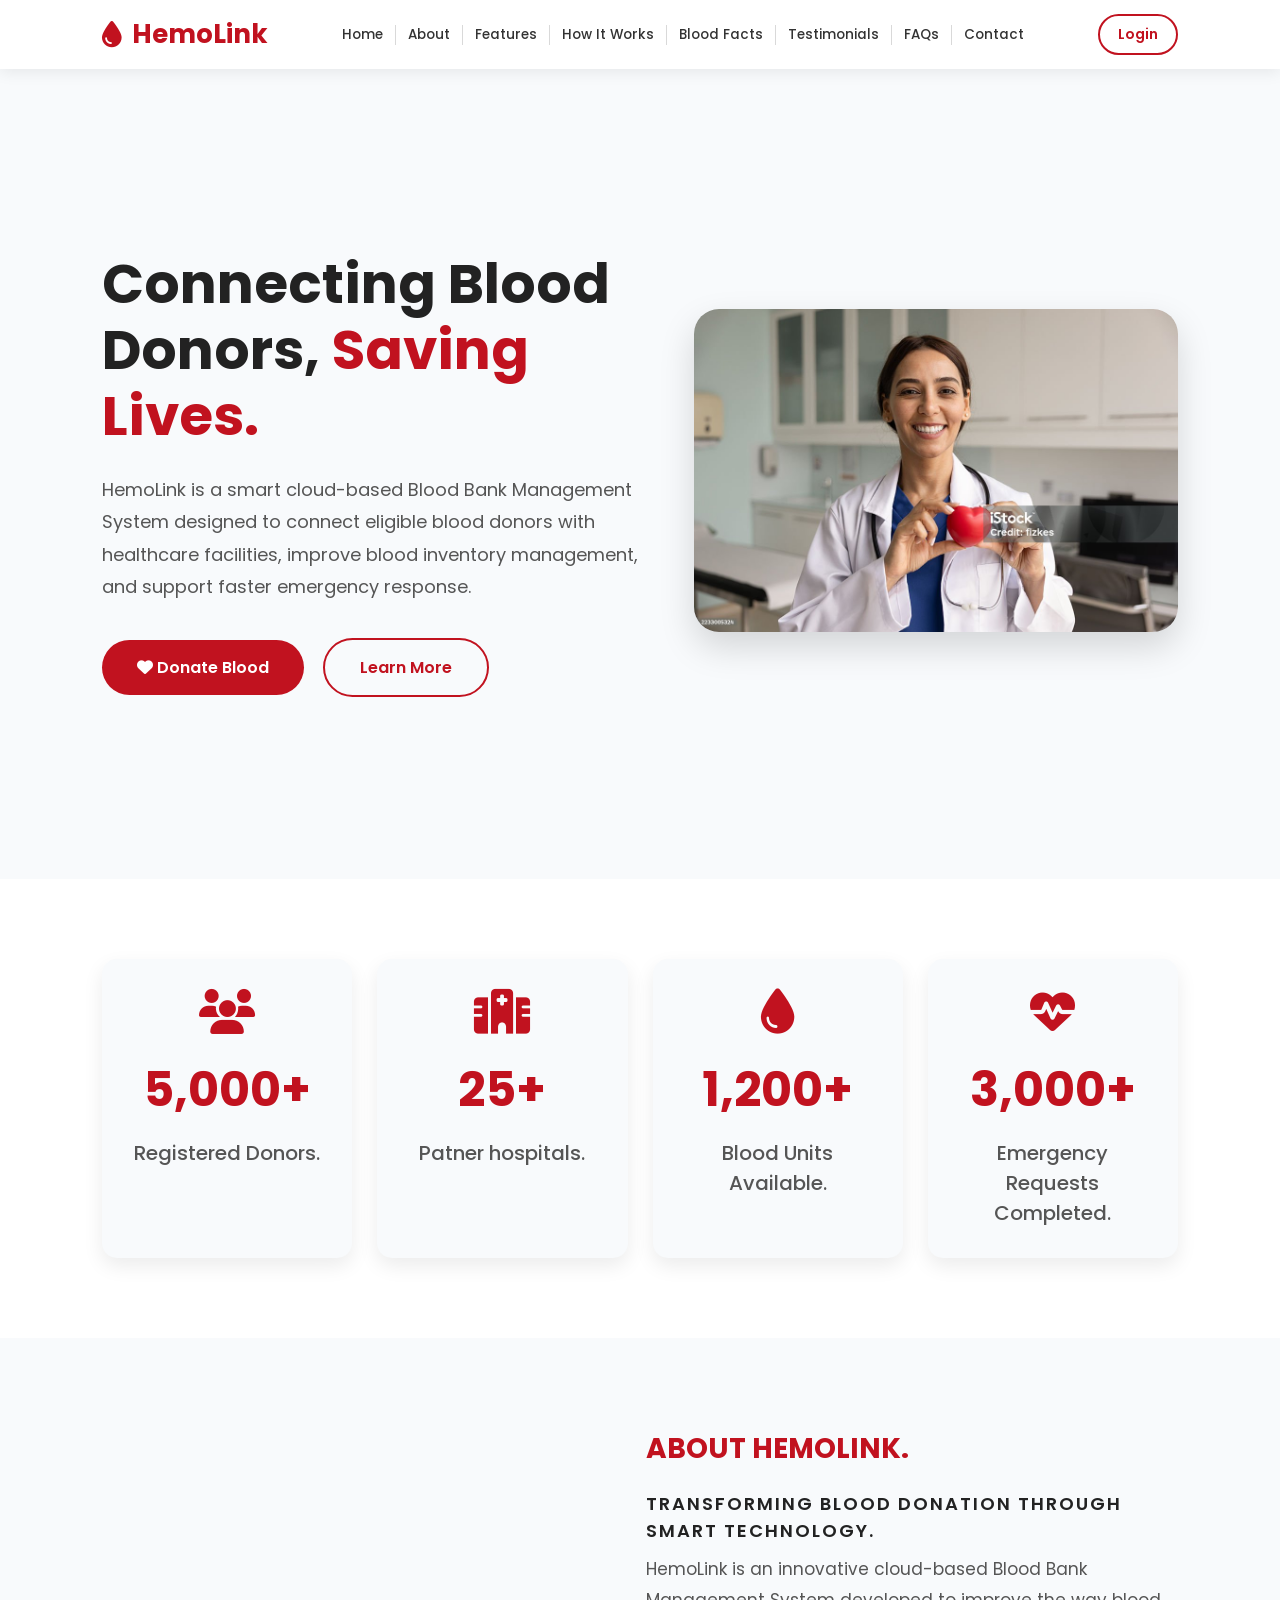
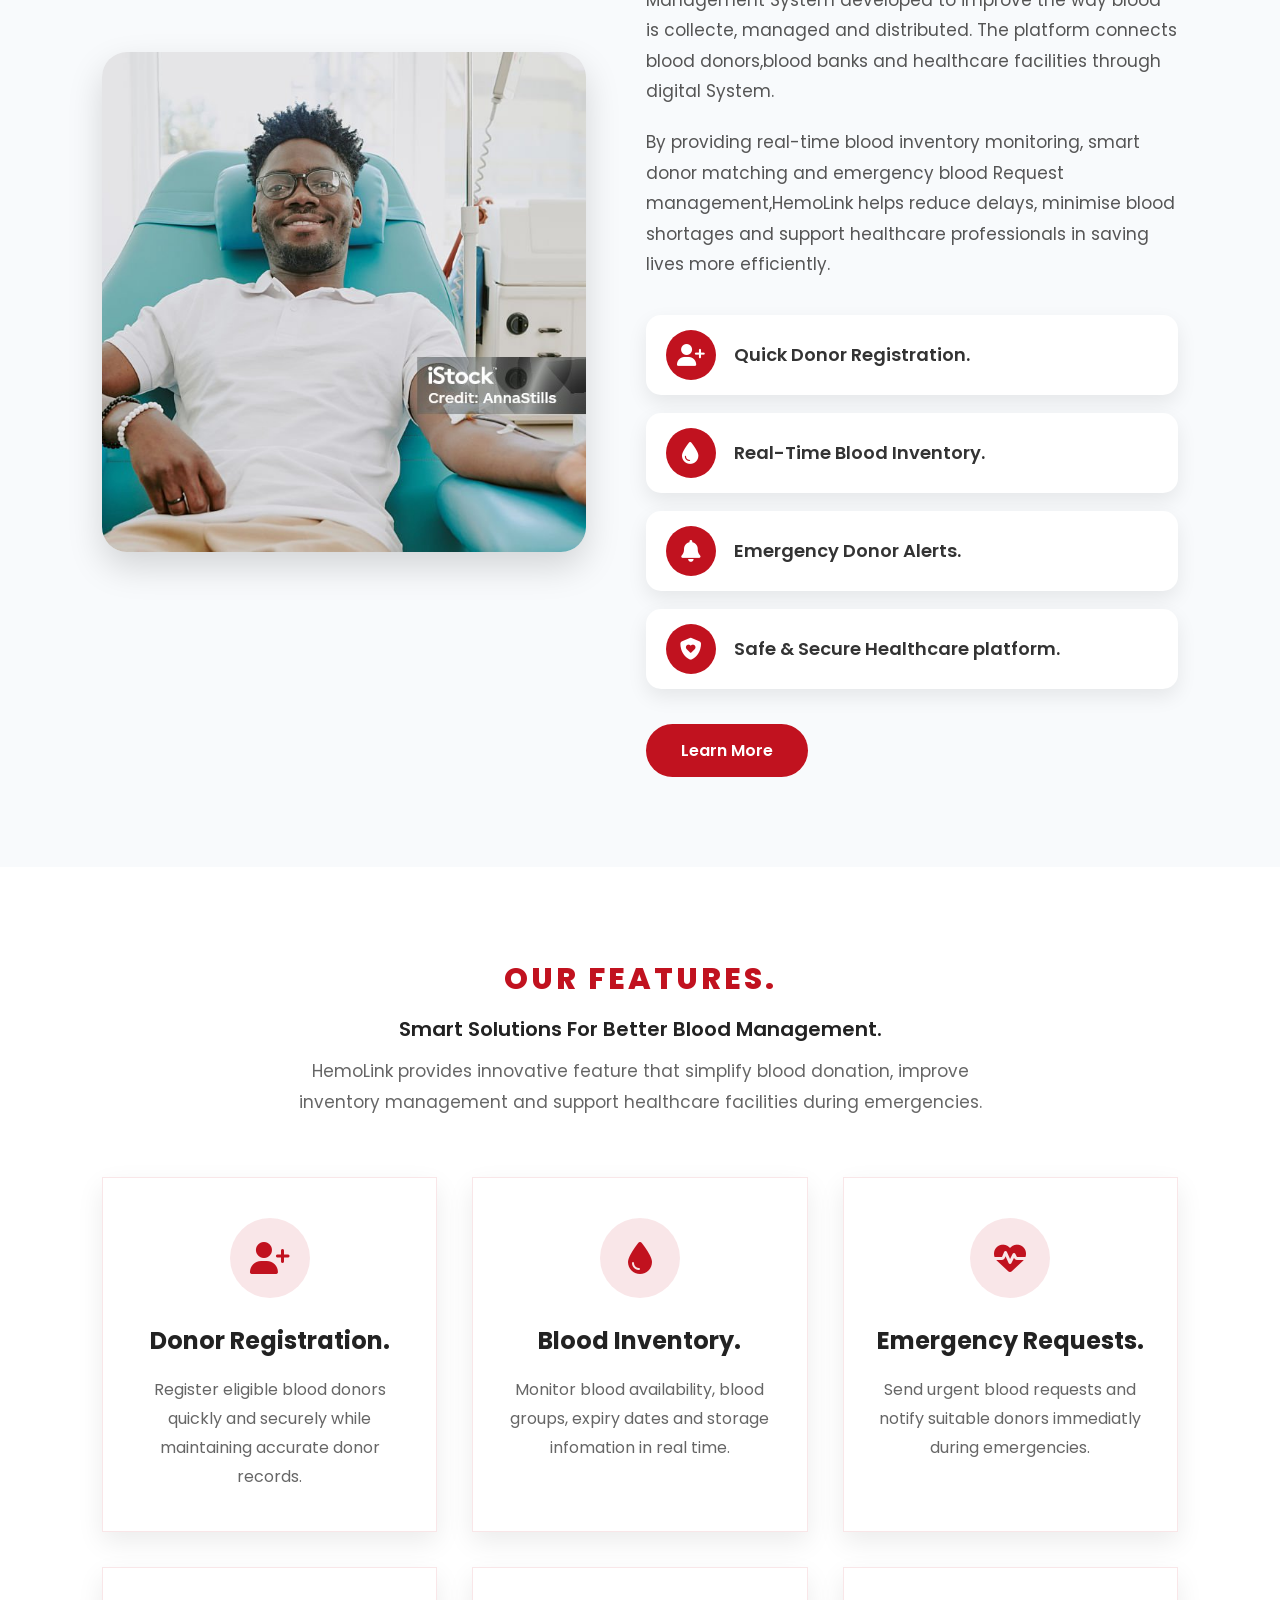
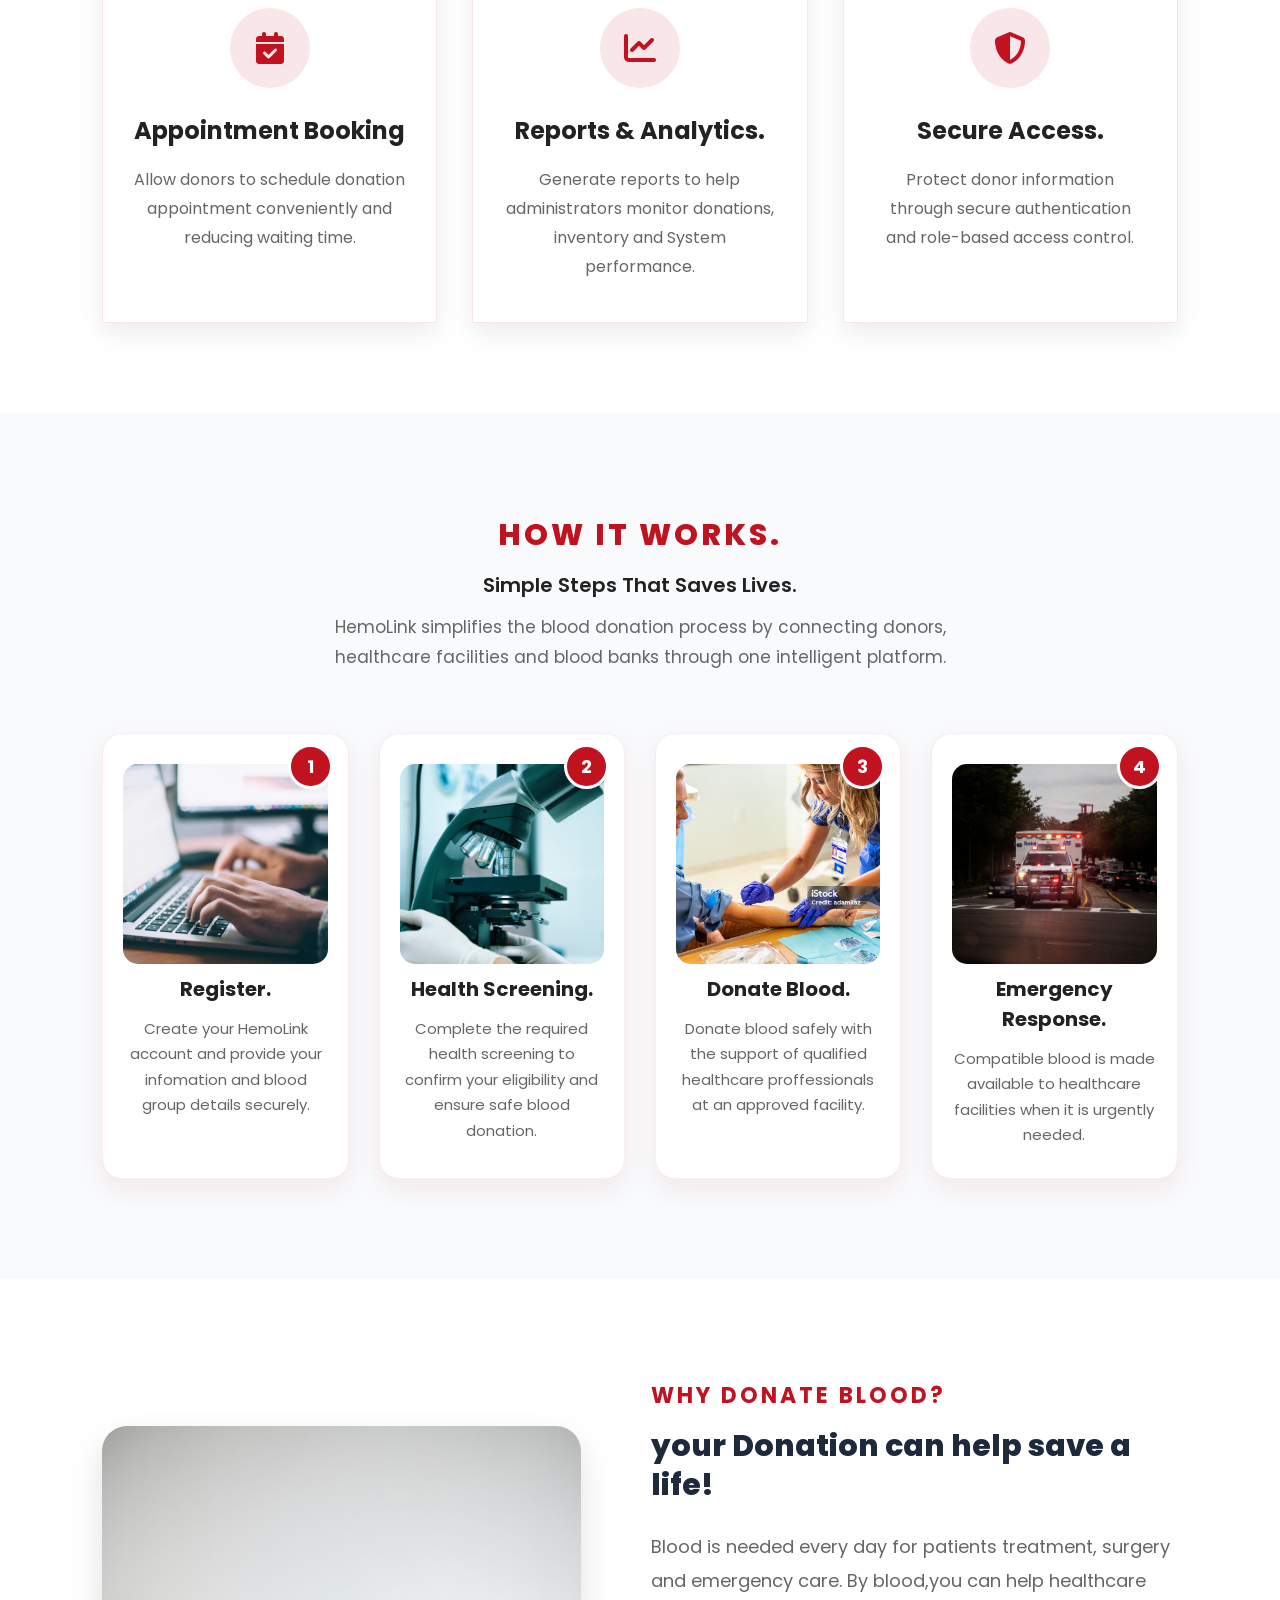
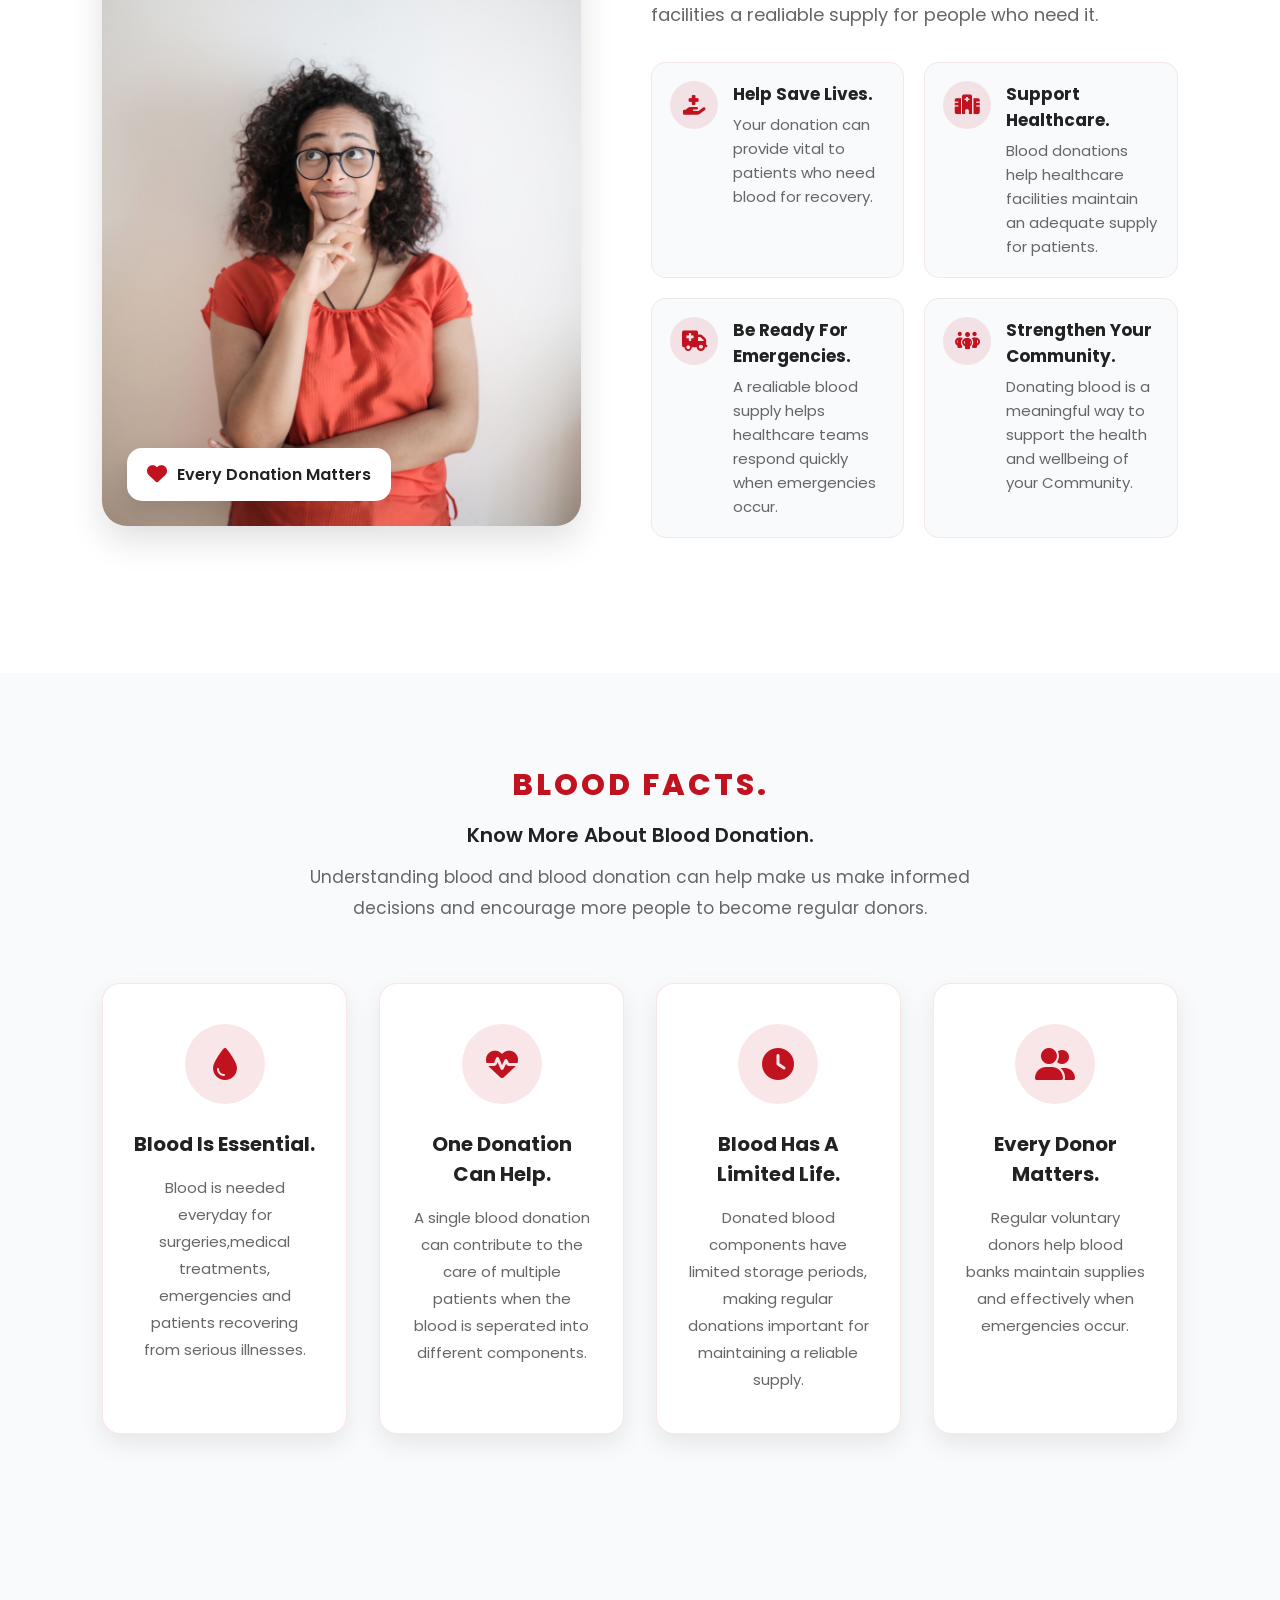
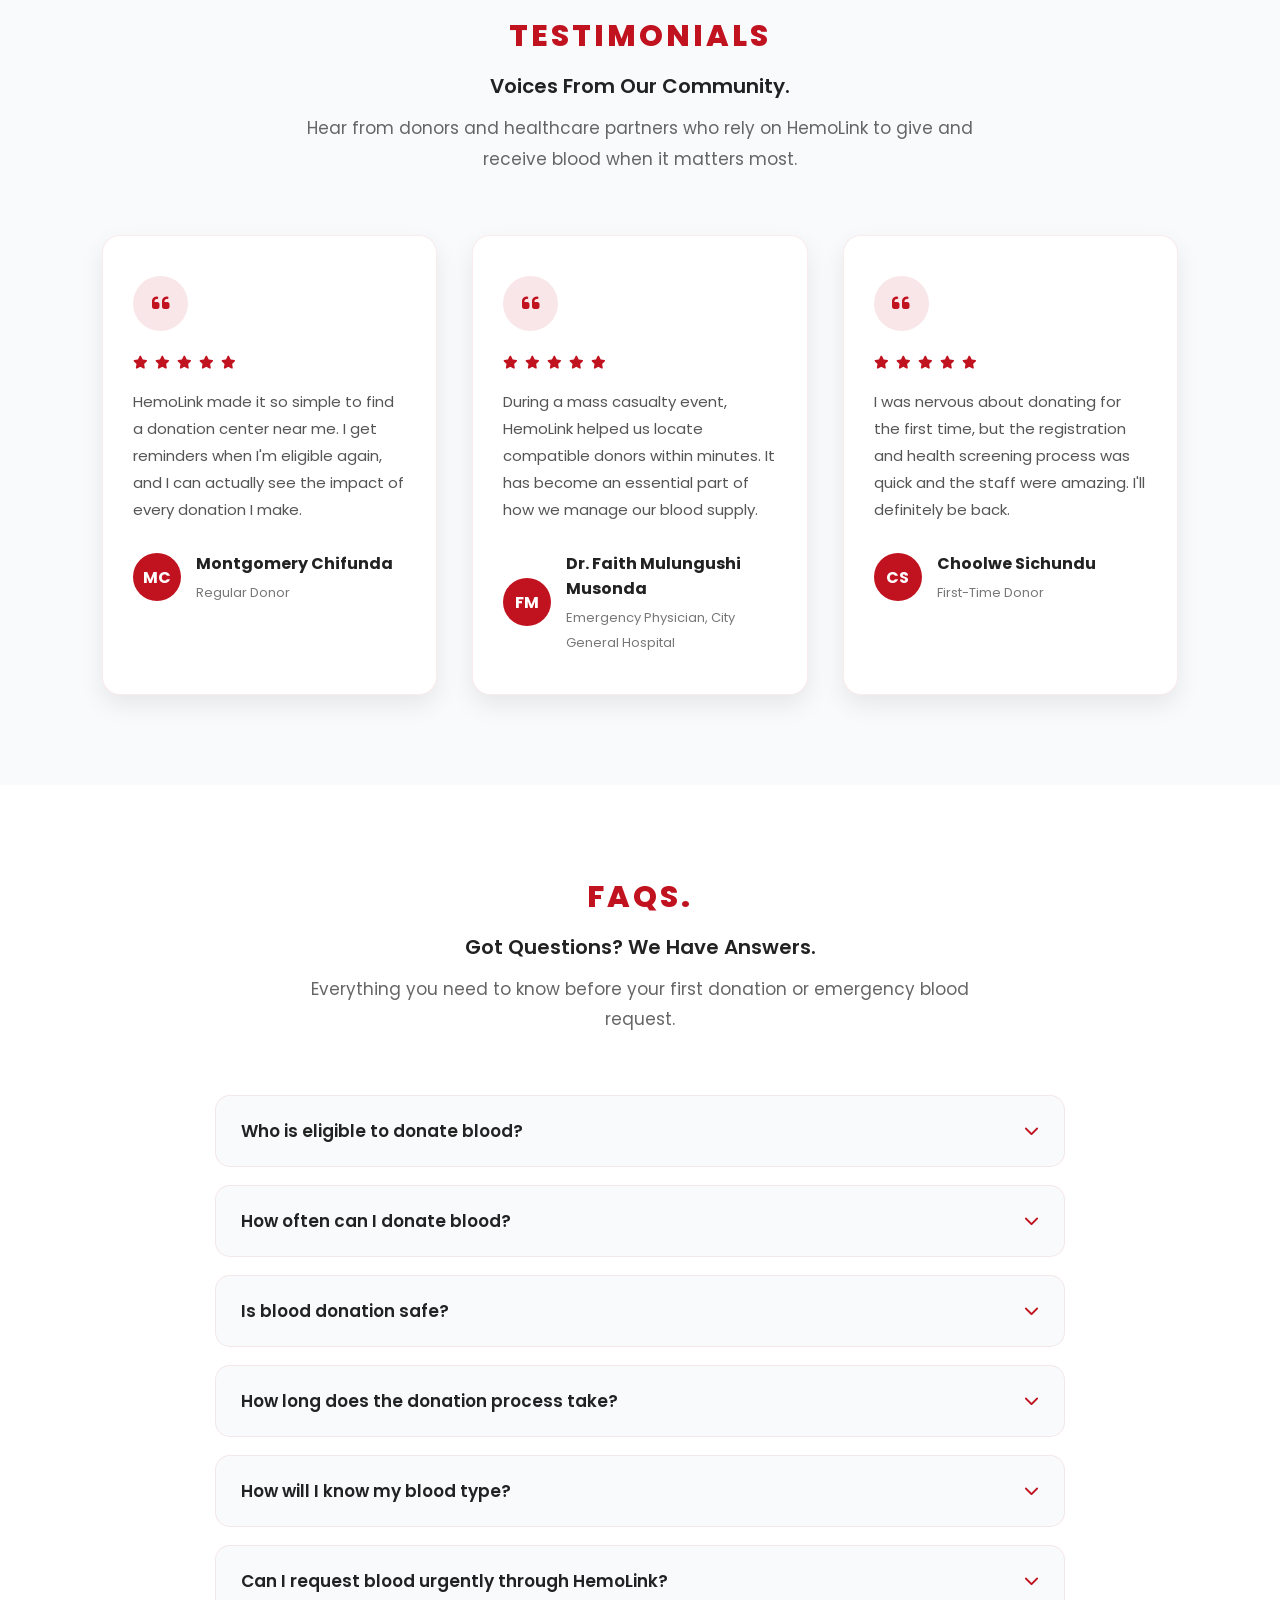
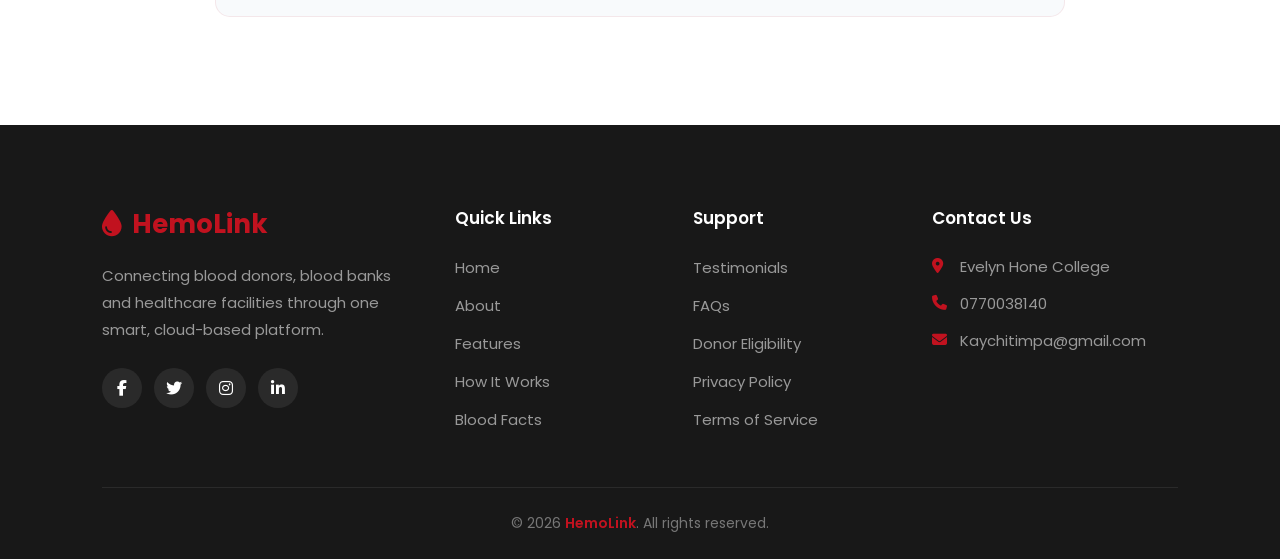
<file: index.html>
<!DOCTYPE html>
<html lang="en">

<head>
    <meta charset="UTF-8">

    <meta name="viewport" content="width=device-width, initial-scale=1.0">

    <meta name="description" content="HemoLink is a cloud-based Blood Bank Management System connecting donors, blood banks, and healthcare facilities.">

    <meta name="keywords" content="HemoLink, Blood Bank Management System, Blood Donation, Healthcare">

    <meta name="author" content="HemoLink">

    <title>HemoLink | Connecting Blood Donors, Saving Lives</title>

    <link rel="icon" href="favicon.svg" type="image/svg+xml">

    <link rel="preconnect" href="https://fonts.googleapis.com">

    <link rel="preconnect" href="https://fonts.gstatic.com" crossorigin>

    <link rel="stylesheet"
    href="https://fonts.googleapis.com/css2?family=Poppins:wght@300;400;500;600;700&display=swap">

    <link rel="stylesheet" 
    href="https://cdnjs.cloudflare.com/ajax/libs/font-awesome/6.7.2/css/all.min.css">

     <!-- External CSS -->
    <link rel="stylesheet" href="style.css">

</head>


<body>

<header>

<nav>

    <div class="logo">

        <i class="fa-solid fa-droplet"></i>

        <span>HemoLink</span>

    </div>

    <!-- Desktop nav links (hidden on mobile, shown inside the dropdown instead) -->
    <ul class="nav-links">

        <li><a href="#home">Home</a></li>

        <li><a href="#about">About</a></li>

        <li><a href="#features">Features</a></li>

        <li><a href="#how">How It Works</a></li>

        <li><a href="#blood-facts">Blood Facts</a></li>

        <li><a href="#testimonials">Testimonials</a></li>

        <li><a href="#faq">FAQs</a></li>

        <li><a href="#contact">Contact</a></li>

    </ul>

    <div class="nav-right">


        <!-- Login button opens a small popover to choose Login vs Sign Up -->
        <div class="login-wrapper">

            <a href="#" class="login-btn" onclick="toggleLoginMenu(event)">
                Login
            </a>

            <div class="login-menu" id="loginMenu">

                <a href="login.html">
                    <i class="fa-solid fa-right-to-bracket"></i>
                    Already have an account?
                </a>

                <a href="register.html">
                    <i class="fa-solid fa-user-plus"></i>
                    Want to create an account?
                </a>

            </div>

        </div>


        <!-- Hamburger Icon -->

        <div class="menu-icon" onclick="toggleMenu()">

            <i class="fa-solid fa-bars"></i>

        </div>


    </div>


</nav>




<!-- Mobile dropdown menu (shown when the hamburger icon is tapped) -->
<div class="dropdown-menu" id="dropdownMenu">


    <a href="#home">
        <i class="fa-solid fa-house"></i> Home
    </a>


    <a href="#about">
        <i class="fa-solid fa-circle-info"></i> About
    </a>


    <a href="#features">
        <i class="fa-solid fa-star"></i> Features
    </a>


    <a href="#how">
        <i class="fa-solid fa-gears"></i> How It Works
    </a>


    <a href="#blood-facts">
        <i class="fa-solid fa-droplet"></i> Blood Facts
    </a>


    <a href="#testimonials">
        <i class="fa-solid fa-comments"></i> Testimonials
    </a>


    <a href="#faq">
        <i class="fa-solid fa-circle-question"></i> FAQs
    </a>


    <a href="#contact">
        <i class="fa-solid fa-phone"></i> Contact
    </a>


</div>

</header>



<!-- ================= HERO SECTION ================= -->

<section class="hero" id="home">


    <div class="hero-text">


        <h1>
            Connecting Blood Donors,
            <span>Saving Lives.</span>
        </h1>


        <p>
            HemoLink is a smart cloud-based Blood Bank Management System 
            designed to connect eligible blood donors with healthcare 
            facilities, improve blood inventory management, and support 
            faster emergency response.
        </p>


        <div class="hero-buttons">


            <a href="#" class="donate-btn">
                <i class="fa-solid fa-heart"></i>
                Donate Blood
            </a>


            <a href="#about" class="learn-btn">
                Learn More
            </a>


        </div>


    </div>



    <div class="hero-image">


        <img src="IMG/KAY/doctor.jpg" alt="Blood donation">


    </div>


</section>
<!--STATISTICS SECTION-->
<section class="statistics">
    <div class="stat-card">
        <i class="fa-solid fa-users"></i>
        <h2>5,000+</h2>
        <p>Registered Donors.</p>
    </div>
    <div class="stat-card">
        <i class="fa-solid fa-hospital"></i>
        <h2>25+</h2>
        <p>Patner hospitals.</p>
    </div>
    <div class="stat-card"> 
        <i class="fa-solid fa-droplet"></i>
        <h2>1,200+</h2>
        <p>Blood Units Available.</p>
    </div>
    <div class="stat-card">
        <i class=" fa-solid fa-heart-pulse"></i>
        <h2>3,000+</h2>
        <p>Emergency Requests Completed.</p>
    </div>

</section>
<!--ABOUT SECTION-->
<section class="about" id="about">
    <div class="about-image">
        <img src="IMG/KAY/brotherman.jpg" alt="About HemoLink">
    </div>
    <div class="about-content">
        <h2>ABOUT HEMOLINK.</h2>
        <h5> Transforming Blood Donation Through Smart Technology.</h5>
        <p>HemoLink is an innovative cloud-based Blood Bank Management System developed to improve the way blood is collecte,
            managed and distributed. The platform connects blood donors,blood banks and healthcare facilities through 
            digital System.
        </p>
        <p> By providing real-time blood inventory monitoring, smart donor matching and emergency blood Request management,HemoLink 
            helps reduce delays, minimise blood shortages and support healthcare professionals in saving lives more efficiently.
        </p>
        <div class="about-features">
            <div class="feature">
                <i class="fa-solid fa-user-plus"></i>
                <span>Quick Donor Registration.</span>
            </div>
            <div class="feature">
                <i class="fa-solid fa-droplet"></i>
                <span>Real-Time Blood Inventory.</span>
            </div>
            <div class="feature">
                <i class="fa-solid fa-bell"></i>
                <span>Emergency Donor Alerts.</span>
            </div>
            <div class="feature">
                <i class="fa-solid fa-shield-heart"></i>
                <span>Safe & Secure Healthcare platform.</span>
            </div>
        </div>
        <a href="#" class="about-btn"> Learn More</a>
    </div>
</section>
<!--FEATURES SECTION-->
<section class="features" id="features">
    <div class="section-title">
        <h1>OUR FEATURES.</h1>
        <h3> Smart Solutions  For Better Blood Management. </h3>
        <p> HemoLink provides innovative feature that simplify blood donation,
            improve inventory management and support healthcare facilities during
             emergencies.
        </p>

    </div>
    <div class="feature-container">
        <div class="feature-card">
            <i class="fa-solid fa-user-plus"></i>
            <h3>Donor Registration.</h3>
            <p>Register eligible blood donors quickly and securely while maintaining
                accurate donor records.
            </p>
        </div>
        <div class="feature-card">
            <i class="fa-solid fa-droplet"></i>
            <h3>Blood Inventory.</h3>
            <p>Monitor blood availability, blood groups, expiry dates and storage infomation in real time.</p>
        </div>
        <div class="feature-card">
            <i class="fa-solid fa-heart-pulse"></i>
            <h3>Emergency Requests.</h3>
            <p>Send urgent blood requests and notify suitable donors immediatly during emergencies.</p>
        </div>
        <div class="feature-card">
            <i class="fa-solid fa-calendar-check"></i>
            <h3>Appointment Booking</h3>
            <p>Allow donors to schedule donation appointment conveniently and reducing waiting time.</p>
        </div>
        <div class="feature-card">
            <i class="fa-solid fa-chart-line"></i>
            <h3>Reports & Analytics.</h3>
            <p>Generate reports to help administrators monitor donations, inventory and System performance.
            </p>
        </div>
        <div class="feature-card">
            <i class="fa-solid fa-shield-halved"></i>
            <h3>Secure Access.</h3>
            <p> Protect donor information through secure authentication and role-based access control.</p>
        </div>
    </div>
</section>
<!-- HOW IT WORKS-->
<section class="how-it-works" id="how">
    <div class="section-title">
        <h1>HOW IT WORKS.</h1>
        <h4>Simple Steps That Saves Lives.</h4>
        <p> HemoLink  simplifies the blood donation process by connecting donors,
            healthcare facilities and blood banks through one intelligent platform.
        </p>

    </div>
    <div class="steps-container">
        <div class="step-card">
            <div class="step-number">1</div>
            <div class="step-image">
                <img src="IMG/KAY/register favourite.jpg" alt="Donor Registration">
            </div>
            <h3>Register.</h3>
            <p>Create your HemoLink account and provide your infomation and blood group details securely.</p>

        </div>
        <div class="step-card">
            <div class="step-number">2</div>
            <div class="step-image">
                <img src="IMG/KAY/blood screening.jpg" alt="Health Screening">
            </div>    
            <h3>Health Screening.</h3>
            <p>Complete the required health screening to confirm your eligibility and ensure safe blood donation.</p>

            
        </div>
        <div class="step-card">
            <div class="step-number">3</div>
            <div class="step-image">
                <img src="IMG/KAY/donate blood.jpg" alt="Blood donation">
            </div>
            <h3>Donate Blood.</h3>
            <p>Donate blood safely with the support of qualified healthcare proffessionals at an approved facility.</p>
        </div>
        <div class="step-card">
            <div class="step-number">4</div>
            <div class="step-image">
                <img src="IMG/KAY/Emergency response.jpg" alt="Emergency blood response">

            </div>
            <h3>Emergency Response.</h3>
            <p>Compatible blood is made available to healthcare facilities when it is urgently needed.</p>
        </div>

    </div>
    

        

</section> 
<!--why donate blood-->
<section class="why-donate" id="why-donate">
    <div class="why-donate-container">
        <div class="why-donate-image">
            <img src="IMG/KAY/wonder 2.jpg" alt="Blood Donation">
            <div class="donation-badge">
                <i class="fa-solid fa-heart"></i>
                <span>Every Donation Matters</span>

            </div>

        
        </div>
        <!--Content-->
        <div class="why-donate-content">
            <h5>WHY DONATE BLOOD?</h5>
            <h2> your Donation can help save a life!</h2>
            <p class="why-intro">
            Blood is needed every day for patients treatment, surgery and emergency care.
            By blood,you can help healthcare facilities a realiable supply for people who need it.
            </p>
            
            <!--Reasons-->
            <div class="donation-reasons">
            <div class="donation-reason">
               <div class="reason-icon">
                   <i class="fa-solid fa-hand-holding-medical"></i>

               </div>
        
               <div>
                   <h4>Help Save Lives.</h4>
                   <p>
                   Your donation can provide vital to patients who need
                        blood for recovery.
                   </p>
                </div>    
            </div>
 
            <div class="donation-reason">
               <div class="reason-icon">
                   <i class="fa-solid fa-hospital"></i>
               </div>
        
               <div>
                   <h4>Support Healthcare.</h4>
                   <p>
                   Blood donations help healthcare facilities maintain an adequate supply for patients.
                   </p>
                </div>    
            </div>
            <div class="donation-reason">
                <div class="reason-icon">
                    <i class="fa-solid fa-truck-medical"></i>

                </div>
                <div>
                    <h4>Be Ready For Emergencies.</h4>
                    <p>A realiable blood supply helps healthcare teams respond quickly when emergencies occur. </p>
                </div>

            </div>
            <div class="donation-reason">
                <div class="reason-icon">
                     <i class="fa-solid fa-people-group"></i>

                </div>
                <div>
                    <h4>Strengthen Your Community.</h4>
                    <p>Donating blood is a meaningful way to support
                    the health and wellbeing of your Community.

                    </p>
                </div>
            </div>
            </div>
        </div>

    </div>
</section>
<!--BLOOD FACTS-->
<section class="blood-facts" id="blood-facts">
    <div class="section-title">
        <h1>BLOOD FACTS.</h1>
        <h4>Know More About Blood Donation.</h4>
        <p>Understanding blood and blood donation can help make
            us make informed decisions and encourage more people 
            to become regular donors.
        </p>
    </div>
    <div class="facts-container">
        <div class="fact-card">
            <div class="fact-icon">
                <i class="fa-solid fa-droplet"></i>
            </div>
            <h3>Blood Is Essential.</h3>
            <p>Blood is needed everyday for surgeries,medical treatments,
                emergencies and patients recovering from serious illnesses.
            </p>

        </div>
        <div class="fact-card">
            <div class="fact-icon">
                <i class="fa-solid fa-heart-pulse"></i>
            </div>
            <h3>One Donation Can Help.</h3>
            <p>A single blood donation can contribute to the care of multiple 
                patients when the blood is seperated into different components.
            </p>

        </div>
        <div class="fact-card">
            <div class="fact-icon">
                <i class="fa-solid fa-clock"></i>
            </div>
            <h3>Blood Has A Limited Life.</h3>
            <p>Donated blood components have limited storage periods,
                making regular donations important for maintaining a 
                reliable supply.
            </p>

        </div>
        <div class="fact-card">
            <div class="fact-icon">
                <i class="fa-solid fa-user-group"></i>
            </div>
            <h3>Every Donor Matters.</h3>
            <p>Regular voluntary donors help blood banks maintain
                supplies and effectively when emergencies occur.
            </p>

        </div>

    </div>

</section>

<!--TESTIMONIALS-->
<section class="testimonials" id="testimonials">
    <div class="section-title">
        <h1>TESTIMONIALS</h1>
        <h4>Voices From Our Community.</h4>
        <p>Hear from donors and healthcare partners who rely on HemoLink
            to give and receive blood when it matters most.
        </p>
    </div>
    <div class="testimonial-container">
        <div class="testimonial-card">
            <div class="quote-icon">
                <i class="fa-solid fa-quote-left"></i>
            </div>
            <div class="testimonial-stars">
                <i class="fa-solid fa-star"></i>
                <i class="fa-solid fa-star"></i>
                <i class="fa-solid fa-star"></i>
                <i class="fa-solid fa-star"></i>
                <i class="fa-solid fa-star"></i>
            </div>
            <p class="testimonial-text">HemoLink made it so simple to find a donation center near me.
                I get reminders when I'm eligible again, and I can actually see the impact
                of every donation I make.
            </p>
            <div class="testimonial-author">
                <div class="author-avatar">MC</div>
                <div class="author-info">
                    <h4>Montgomery Chifunda</h4>
                    <span>Regular Donor</span>
                </div>
            </div>
        </div>
        <div class="testimonial-card">
            <div class="quote-icon">
                <i class="fa-solid fa-quote-left"></i>
            </div>
            <div class="testimonial-stars">
                <i class="fa-solid fa-star"></i>
                <i class="fa-solid fa-star"></i>
                <i class="fa-solid fa-star"></i>
                <i class="fa-solid fa-star"></i>
                <i class="fa-solid fa-star"></i>
            </div>
            <p class="testimonial-text">During a mass casualty event, HemoLink helped us locate compatible
                donors within minutes. It has become an essential part of how we manage
                our blood supply.
            </p>
            <div class="testimonial-author">
                <div class="author-avatar">FM</div>
                <div class="author-info">
                    <h4>Dr. Faith Mulungushi Musonda</h4>
                    <span>Emergency Physician, City General Hospital</span>
                </div>
            </div>
        </div>
        <div class="testimonial-card">
            <div class="quote-icon">
                <i class="fa-solid fa-quote-left"></i>
            </div>
            <div class="testimonial-stars">
                <i class="fa-solid fa-star"></i>
                <i class="fa-solid fa-star"></i>
                <i class="fa-solid fa-star"></i>
                <i class="fa-solid fa-star"></i>
                <i class="fa-solid fa-star"></i>
            </div>
            <p class="testimonial-text">I was nervous about donating for the first time, but the registration
                and health screening process was quick and the staff were amazing.
                I'll definitely be back.
            </p>
            <div class="testimonial-author">
                <div class="author-avatar">CS</div>
                <div class="author-info">
                    <h4>Choolwe Sichundu</h4>
                    <span>First-Time Donor</span>
                </div>
            </div>
        </div>
    </div>
</section>

<!--FAQ-->
<section class="faq" id="faq">
    <div class="section-title">
        <h1>FAQs.</h1>
        <h4>Got Questions? We Have Answers.</h4>
        <p>Everything you need to know before your first donation
            or emergency blood request.
        </p>
    </div>
    <div class="faq-container">
        <div class="faq-item">
            <button class="faq-question">
                Who is eligible to donate blood?
                <i class="fa-solid fa-chevron-down"></i>
            </button>
            <div class="faq-answer">
                <p>Most healthy adults aged 18 to 65, weighing at least 50kg, can donate.
                    A quick health screening on the day confirms your eligibility.
                </p>
            </div>
        </div>
        <div class="faq-item">
            <button class="faq-question">
                How often can I donate blood?
                <i class="fa-solid fa-chevron-down"></i>
            </button>
            <div class="faq-answer">
                <p>You can safely donate whole blood every  after 3 months (12 weeks), giving
                    your body enough time to fully replenish.
                </p>
            </div>
        </div>
        <div class="faq-item">
            <button class="faq-question">
                Is blood donation safe?
                <i class="fa-solid fa-chevron-down"></i>
            </button>
            <div class="faq-answer">
                <p>Yes. Every donation uses new, sterile, single-use equipment and is
                    supervised by trained healthcare professionals.
                </p>
            </div>
        </div>
        <div class="faq-item">
            <button class="faq-question">
                How long does the donation process take?
                <i class="fa-solid fa-chevron-down"></i>
            </button>
            <div class="faq-answer">
                <p>The actual donation takes about 10 to 15 minutes, though your full visit
                    including registration and screening takes around 45 minutes.
                </p>
            </div>
        </div>
        <div class="faq-item">
            <button class="faq-question">
                How will I know my blood type?
                <i class="fa-solid fa-chevron-down"></i>
            </button>
            <div class="faq-answer">
                <p>Your blood type is tested during your first donation and saved to your
                    HemoLink profile for future reference.
                </p>
            </div>
        </div>
        <div class="faq-item">
            <button class="faq-question">
                Can I request blood urgently through HemoLink?
                <i class="fa-solid fa-chevron-down"></i>
            </button>
            <div class="faq-answer">
                <p>Yes. Registered hospitals can send emergency requests through the platform,
                    which instantly notifies compatible donors nearby.
                </p>
            </div>
        </div>
    </div>
</section>

<!-- FOOTER -->
<footer id="contact">
    <div class="footer-container">
        <div class="footer-col footer-brand">
            <div class="logo">
                <i class="fa-solid fa-droplet"></i>
                <span>HemoLink</span>
            </div>
            <p>Connecting blood donors, blood banks and healthcare facilities
                through one smart, cloud-based platform.
            </p>
            <div class="footer-socials">
                <a href="#" aria-label="Facebook"><i class="fa-brands fa-facebook-f"></i></a>
                <a href="#" aria-label="Twitter"><i class="fa-brands fa-twitter"></i></a>
                <a href="#" aria-label="Instagram"><i class="fa-brands fa-instagram"></i></a>
                <a href="#" aria-label="LinkedIn"><i class="fa-brands fa-linkedin-in"></i></a>
            </div>
        </div>
        <div class="footer-col">
            <h4>Quick Links</h4>
            <ul>
                <li><a href="#home">Home</a></li>
                <li><a href="#about">About</a></li>
                <li><a href="#features">Features</a></li>
                <li><a href="#how">How It Works</a></li>
                <li><a href="#blood-facts">Blood Facts</a></li>
            </ul>
        </div>
        <div class="footer-col">
            <h4>Support</h4>
            <ul>
                <li><a href="#testimonials">Testimonials</a></li>
                <li><a href="#faq">FAQs</a></li>
                <li><a href="#">Donor Eligibility</a></li>
                <li><a href="#">Privacy Policy</a></li>
                <li><a href="#">Terms of Service</a></li>
            </ul>
        </div>
        <div class="footer-col">
            <h4>Contact Us</h4>
            <ul class="footer-contact">
                <li>
                    <i class="fa-solid fa-location-dot"></i>
                    <span>Evelyn Hone College</span>
                </li>
                <li>
                    <i class="fa-solid fa-phone"></i>
                    <span>0770038140</span>
                </li>
                <li>
                    <i class="fa-solid fa-envelope"></i>
                    <span>Kaychitimpa@gmail.com</span>
                </li>
            </ul>
        </div>
    </div>
    <div class="footer-bottom">
        <p>&copy; 2026 <span>HemoLink</span>. All rights reserved.</p>
    </div>
</footer>

<!-- JavaScript -->

<script src="script.js"></script>


</body>

</html>

<!--https://github.com/kaychitimpa-stack/HEMOLINK-PROJECT.git-->
</file>
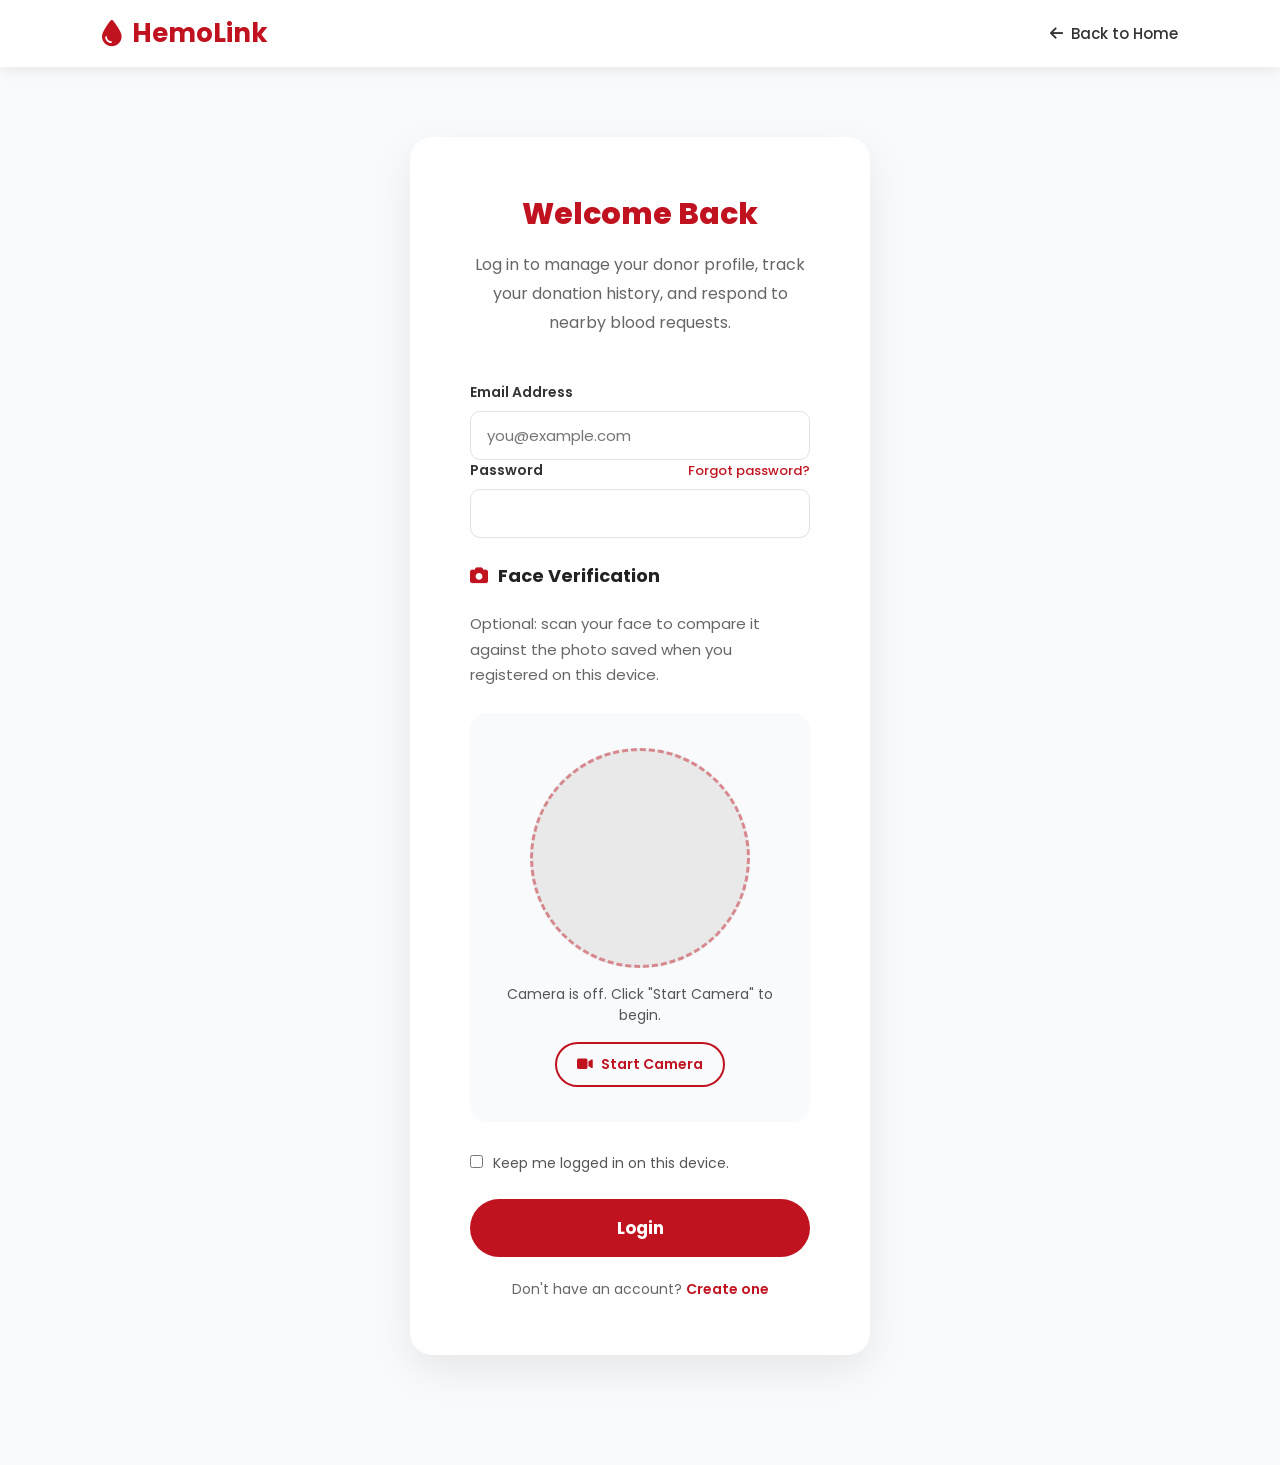
<file: login.html>
<!DOCTYPE html>
<html lang="en">

<head>
    <meta charset="UTF-8">

    <meta name="viewport" content="width=device-width, initial-scale=1.0">

    <meta name="description" content="Log in to your HemoLink account.">

    <title>Login | HemoLink</title>

    <link rel="icon" href="favicon.svg" type="image/svg+xml">

    <link rel="preconnect" href="https://fonts.googleapis.com">

    <link rel="preconnect" href="https://fonts.gstatic.com" crossorigin>

    <link rel="stylesheet"
    href="https://fonts.googleapis.com/css2?family=Poppins:wght@300;400;500;600;700&display=swap">

    <link rel="stylesheet"
    href="https://cdnjs.cloudflare.com/ajax/libs/font-awesome/6.7.2/css/all.min.css">

     <!-- External CSS -->
    <link rel="stylesheet" href="style.css">

</head>


<body>

<!-- Simple header: logo + a way back to the main site (no full nav here) -->
<header>

<nav>

    <a href="index.html" class="logo logo-link">

        <i class="fa-solid fa-droplet"></i>

        <span>HemoLink</span>

    </a>

    <a href="index.html" class="back-home-link">
        <i class="fa-solid fa-arrow-left"></i> Back to Home
    </a>

</nav>

</header>


<!-- ================= LOGIN SECTION ================= -->

<section class="register-page">

    <div class="register-container auth-container">

        <div class="register-intro">
            <h1>Welcome Back</h1>
            <p>Log in to manage your donor profile, track your donation history,
                and respond to nearby blood requests.
            </p>
        </div>

        <form class="register-form" id="loginForm" novalidate>

            <div class="form-group">
                <label for="loginEmail">Email Address</label>
                <input type="email" id="loginEmail" name="loginEmail" placeholder="you@example.com" required>
            </div>

            <div class="form-group">
                <div class="form-label-row">
                    <label for="loginPassword">Password</label>
                    <a href="#" class="forgot-link">Forgot password?</a>
                </div>
                <input type="password" id="loginPassword" name="loginPassword" minlength="8" required>
                <span class="field-error" id="loginError"></span>
            </div>

            <!-- Face Verification -->
            <h3 class="form-section-title"><i class="fa-solid fa-camera"></i> Face Verification</h3>

            <p class="face-scan-note">
                Optional: scan your face to compare it against the photo saved when you
                registered on this device.
            </p>

            <div class="face-scan-box">

                <div class="face-frame" id="faceFrame">
                    <video id="faceVideo" autoplay muted playsinline></video>
                    <img id="faceCaptured" alt="Captured face photo">
                    <div class="scan-line" id="scanLine"></div>
                </div>

                <p class="face-status" id="faceStatus">Camera is off. Click "Start Camera" to begin.</p>

                <div class="face-buttons">
                    <button type="button" class="face-btn" id="startCameraBtn">
                        <i class="fa-solid fa-video"></i> Start Camera
                    </button>
                    <button type="button" class="face-btn face-btn-primary" id="scanFaceBtn" disabled>
                        <i class="fa-solid fa-circle-dot"></i> Scan Face
                    </button>
                    <button type="button" class="face-btn" id="retakeBtn">
                        <i class="fa-solid fa-rotate"></i> Retake
                    </button>
                </div>

                <!-- filled in by login.js once a comparison has run -->
                <div class="face-match-result" id="faceMatchResult"></div>

            </div>

            <label class="terms-checkbox">
                <input type="checkbox" id="rememberMe" name="rememberMe">
                Keep me logged in on this device.
            </label>

            <button type="submit" class="proceed-btn">Login</button>

            <p class="auth-switch">
                Don't have an account? <a href="register.html">Create one</a>
            </p>

        </form>

        <!-- Shown in place of the form once login is submitted -->
        <div class="register-success" id="loginSuccess">
            <i class="fa-solid fa-circle-check"></i>
            <h3>Welcome back!</h3>
            <p>You've successfully logged in to your HemoLink account.</p>
            <a href="index.html" class="about-btn">Back to Home</a>
        </div>

    </div>

</section>

<!-- Shared face-scan camera logic, then this page's form/submit logic -->
<script src="face-scan.js"></script>
<script src="login.js"></script>

</body>

</html>
</file>
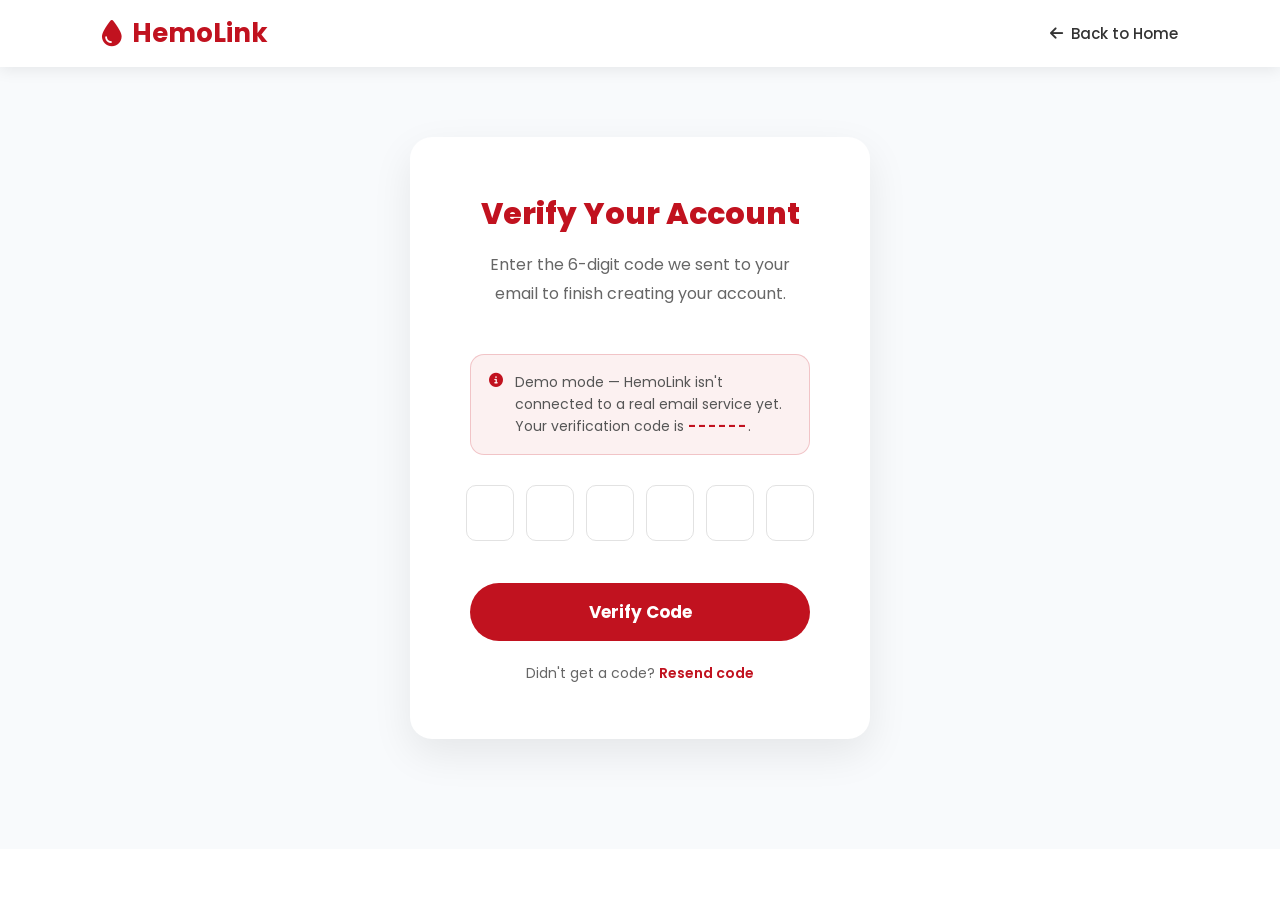
<file: otp.html>
<!DOCTYPE html>
<html lang="en">

<head>
    <meta charset="UTF-8">

    <meta name="viewport" content="width=device-width, initial-scale=1.0">

    <meta name="description" content="Verify your HemoLink account with a one-time code.">

    <title>Verify Your Account | HemoLink</title>

    <link rel="icon" href="favicon.svg" type="image/svg+xml">

    <link rel="preconnect" href="https://fonts.googleapis.com">

    <link rel="preconnect" href="https://fonts.gstatic.com" crossorigin>

    <link rel="stylesheet"
    href="https://fonts.googleapis.com/css2?family=Poppins:wght@300;400;500;600;700&display=swap">

    <link rel="stylesheet"
    href="https://cdnjs.cloudflare.com/ajax/libs/font-awesome/6.7.2/css/all.min.css">

     <!-- External CSS -->
    <link rel="stylesheet" href="style.css">

</head>


<body>

<!-- Simple header: logo + a way back to the main site (no full nav here) -->
<header>

<nav>

    <a href="index.html" class="logo logo-link">

        <i class="fa-solid fa-droplet"></i>

        <span>HemoLink</span>

    </a>

    <a href="index.html" class="back-home-link">
        <i class="fa-solid fa-arrow-left"></i> Back to Home
    </a>

</nav>

</header>


<!-- ================= OTP VERIFICATION SECTION ================= -->

<section class="register-page">

    <div class="register-container auth-container">

        <div class="register-intro">
            <h1>Verify Your Account</h1>
            <p id="otpIntro">Enter the 6-digit code we sent to your email to finish creating your account.</p>
        </div>

        <!-- Demo mode: there's no real email/SMS service wired up yet, so the
             code is shown here instead of actually being sent anywhere. -->
        <div class="demo-otp-banner" id="demoOtpBanner">
            <i class="fa-solid fa-circle-info"></i>
            <span>Demo mode — HemoLink isn't connected to a real email service yet.
                Your verification code is <strong id="demoOtpCode">------</strong>.
            </span>
        </div>

        <form class="register-form" id="otpForm" novalidate>

            <div class="otp-inputs" id="otpInputs">
                <input type="text" inputmode="numeric" pattern="[0-9]*" maxlength="1" class="otp-box" aria-label="Digit 1">
                <input type="text" inputmode="numeric" pattern="[0-9]*" maxlength="1" class="otp-box" aria-label="Digit 2">
                <input type="text" inputmode="numeric" pattern="[0-9]*" maxlength="1" class="otp-box" aria-label="Digit 3">
                <input type="text" inputmode="numeric" pattern="[0-9]*" maxlength="1" class="otp-box" aria-label="Digit 4">
                <input type="text" inputmode="numeric" pattern="[0-9]*" maxlength="1" class="otp-box" aria-label="Digit 5">
                <input type="text" inputmode="numeric" pattern="[0-9]*" maxlength="1" class="otp-box" aria-label="Digit 6">
            </div>

            <span class="field-error otp-error" id="otpError"></span>

            <button type="submit" class="proceed-btn">Verify Code</button>

            <p class="auth-switch">
                Didn't get a code? <a href="#" id="resendOtp">Resend code</a>
            </p>

        </form>

        <!-- Shown once the code is verified -->
        <div class="register-success" id="otpSuccess">
            <i class="fa-solid fa-circle-check"></i>
            <h3>You're all set!</h3>
            <p>Your HemoLink account is verified and ready to go.</p>
            <a href="index.html" class="about-btn">Back to Home</a>
        </div>

    </div>

</section>

<script src="otp.js"></script>

</body>

</html>
</file>
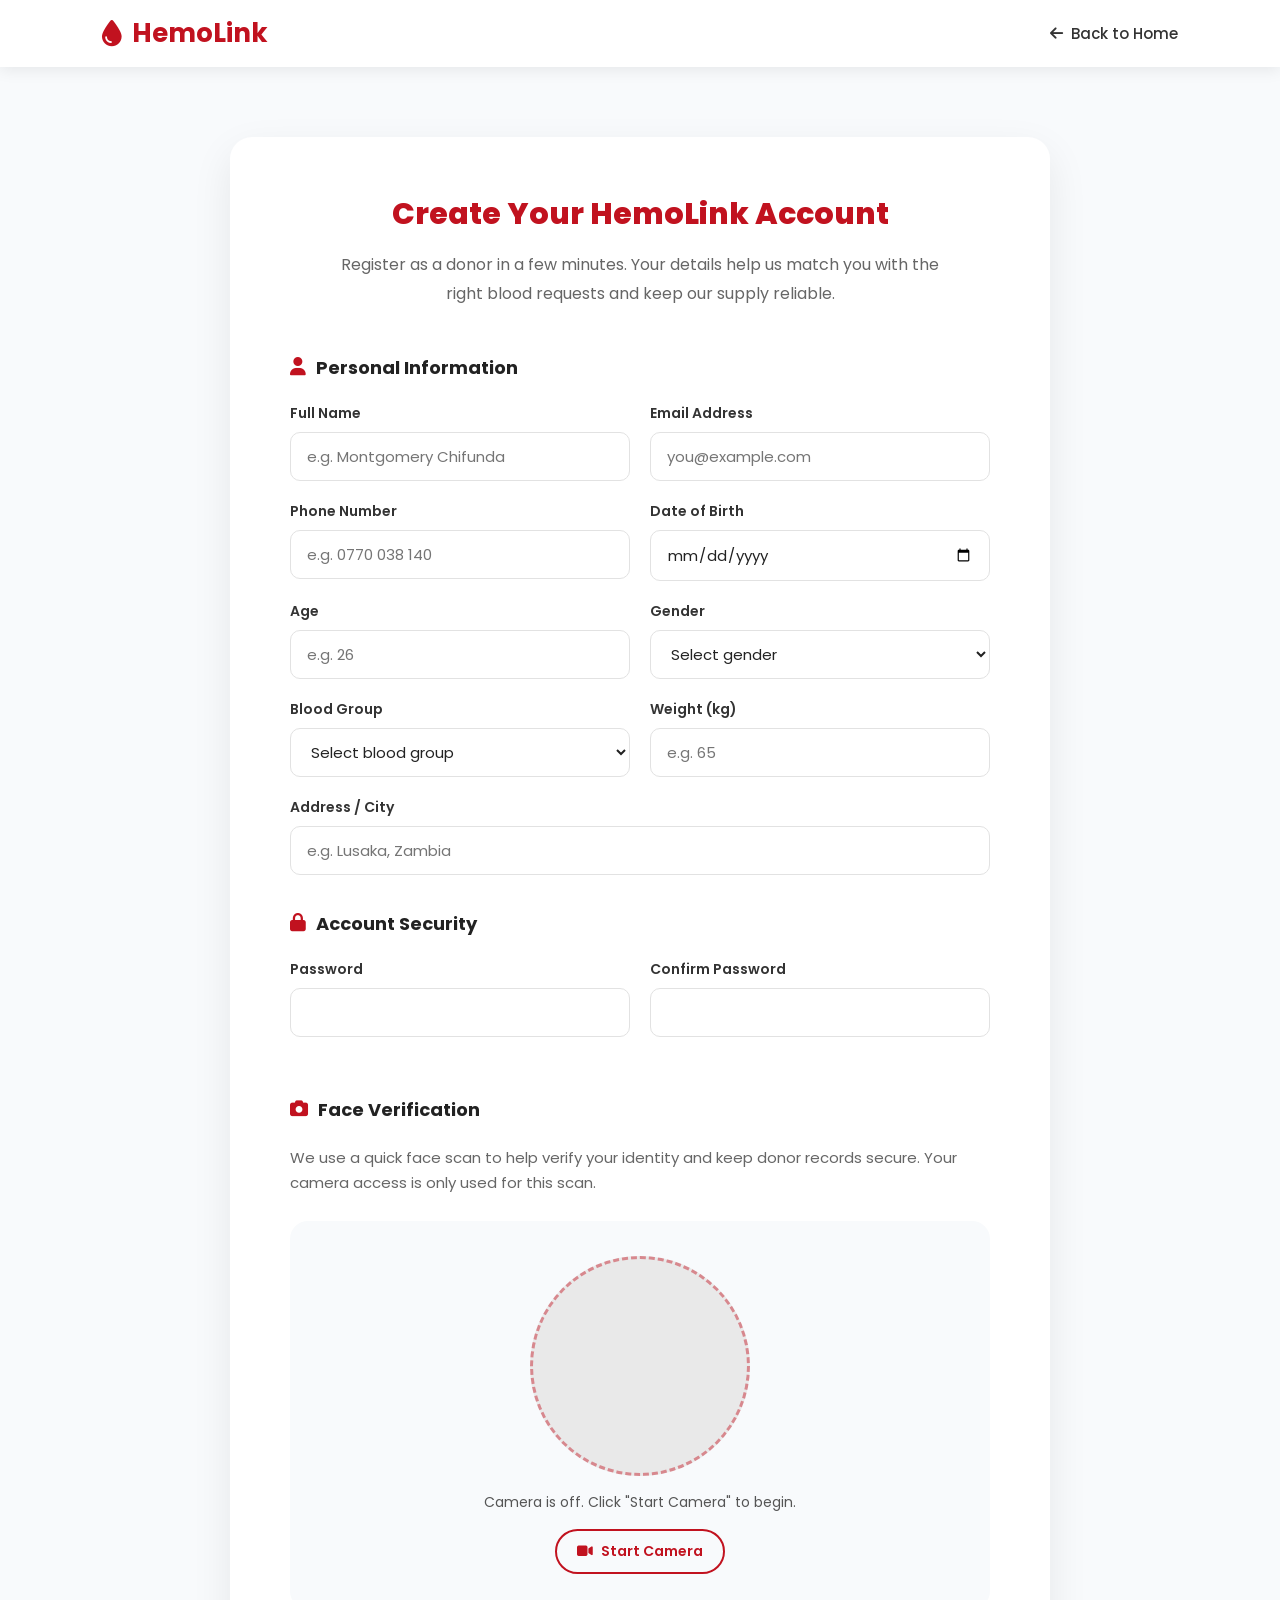
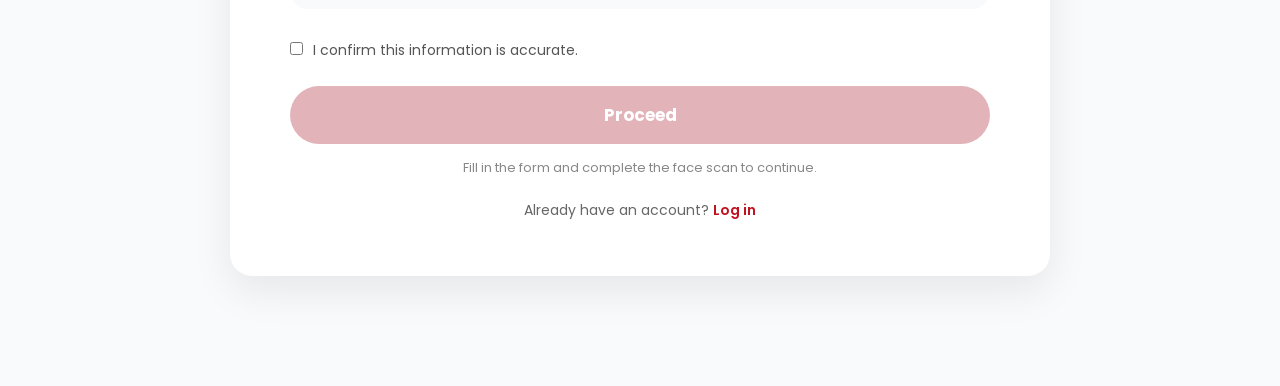
<file: register.html>
<!DOCTYPE html>
<html lang="en">

<head>
    <meta charset="UTF-8">

    <meta name="viewport" content="width=device-width, initial-scale=1.0">

    <meta name="description" content="Create your HemoLink donor account.">

    <title>Create Account | HemoLink</title>

    <link rel="icon" href="favicon.svg" type="image/svg+xml">

    <link rel="preconnect" href="https://fonts.googleapis.com">

    <link rel="preconnect" href="https://fonts.gstatic.com" crossorigin>

    <link rel="stylesheet"
    href="https://fonts.googleapis.com/css2?family=Poppins:wght@300;400;500;600;700&display=swap">

    <link rel="stylesheet"
    href="https://cdnjs.cloudflare.com/ajax/libs/font-awesome/6.7.2/css/all.min.css">

     <!-- External CSS -->
    <link rel="stylesheet" href="style.css">

</head>


<body>

<!-- Simple header: logo + a way back to the main site (no full nav here) -->
<header>

<nav>

    <a href="index.html" class="logo logo-link">

        <i class="fa-solid fa-droplet"></i>

        <span>HemoLink</span>

    </a>

    <a href="index.html" class="back-home-link">
        <i class="fa-solid fa-arrow-left"></i> Back to Home
    </a>

</nav>

</header>


<!-- ================= REGISTER SECTION ================= -->

<section class="register-page">

    <div class="register-container">

        <div class="register-intro">
            <h1>Create Your HemoLink Account</h1>
            <p>Register as a donor in a few minutes. Your details help us match you
                with the right blood requests and keep our supply reliable.
            </p>
        </div>

        <form class="register-form" id="registerForm" novalidate>

            <!-- Personal Information -->
            <h3 class="form-section-title"><i class="fa-solid fa-user"></i> Personal Information</h3>

            <div class="form-grid">

                <div class="form-group">
                    <label for="fullName">Full Name</label>
                    <input type="text" id="fullName" name="fullName" placeholder="e.g. Montgomery Chifunda" required>
                </div>

                <div class="form-group">
                    <label for="email">Email Address</label>
                    <input type="email" id="email" name="email" placeholder="you@example.com" required>
                </div>

                <div class="form-group">
                    <label for="phone">Phone Number</label>
                    <input type="tel" id="phone" name="phone" placeholder="e.g. 0770 038 140" required>
                </div>

                <div class="form-group">
                    <label for="dob">Date of Birth</label>
                    <input type="date" id="dob" name="dob" required>
                </div>

                <div class="form-group">
                    <label for="age">Age</label>
                    <input type="number" id="age" name="age" min="18" max="65" placeholder="e.g. 26" required>
                </div>

                <div class="form-group">
                    <label for="gender">Gender</label>
                    <select id="gender" name="gender" required>
                        <option value="" disabled selected>Select gender</option>
                        <option>Male</option>
                        <option>Female</option>
                        <option>Other</option>
                    </select>
                </div>

                <div class="form-group">
                    <label for="bloodGroup">Blood Group</label>
                    <select id="bloodGroup" name="bloodGroup" required>
                        <option value="" disabled selected>Select blood group</option>
                        <option>A+</option>
                        <option>A-</option>
                        <option>B+</option>
                        <option>B-</option>
                        <option>AB+</option>
                        <option>AB-</option>
                        <option>O+</option>
                        <option>O-</option>
                        <option>I don't know yet</option>
                    </select>
                </div>

                <div class="form-group">
                    <label for="weight">Weight (kg)</label>
                    <input type="number" id="weight" name="weight" min="40" max="200" placeholder="e.g. 65" required>
                </div>

                <div class="form-group form-group-wide">
                    <label for="address">Address / City</label>
                    <input type="text" id="address" name="address" placeholder="e.g. Lusaka, Zambia" required>
                </div>

            </div>

            <!-- Account Security -->
            <h3 class="form-section-title"><i class="fa-solid fa-lock"></i> Account Security</h3>

            <div class="form-grid">

                <div class="form-group">
                    <label for="password">Password</label>
                    <input type="password" id="password" name="password" minlength="8" required>
                </div>

                <div class="form-group">
                    <label for="confirmPassword">Confirm Password</label>
                    <input type="password" id="confirmPassword" name="confirmPassword" minlength="8" required>
                    <span class="field-error" id="passwordError"></span>
                </div>

            </div>

            <!-- Face Verification -->
            <h3 class="form-section-title"><i class="fa-solid fa-camera"></i> Face Verification</h3>

            <p class="face-scan-note">
                We use a quick face scan to help verify your identity and keep donor records secure.
                Your camera access is only used for this scan.
            </p>

            <div class="face-scan-box">

                <div class="face-frame" id="faceFrame">
                    <video id="faceVideo" autoplay muted playsinline></video>
                    <img id="faceCaptured" alt="Captured face photo">
                    <div class="scan-line" id="scanLine"></div>
                </div>

                <p class="face-status" id="faceStatus">Camera is off. Click "Start Camera" to begin.</p>

                <div class="face-buttons">
                    <button type="button" class="face-btn" id="startCameraBtn">
                        <i class="fa-solid fa-video"></i> Start Camera
                    </button>
                    <button type="button" class="face-btn face-btn-primary" id="scanFaceBtn" disabled>
                        <i class="fa-solid fa-circle-dot"></i> Scan Face
                    </button>
                    <button type="button" class="face-btn" id="retakeBtn">
                        <i class="fa-solid fa-rotate"></i> Retake
                    </button>
                </div>

            </div>

            <label class="terms-checkbox">
                <input type="checkbox" id="terms" name="terms" required>
                I confirm this information is accurate.
            </label>

            <button type="submit" class="proceed-btn" id="proceedBtn" disabled>Proceed</button>

            <p class="form-hint" id="formHint">Fill in the form and complete the face scan to continue.</p>

            <p class="auth-switch">
                Already have an account? <a href="login.html">Log in</a>
            </p>

        </form>

    </div>

</section>

<!-- Shared face-scan camera logic, then this page's form/submit logic -->
<script src="face-scan.js"></script>
<script src="register.js"></script>

</body>

</html>
</file>
<file: style.css>
/* ==========================
   GENERAL SETTINGS
========================== */

*{
    margin:0;
    padding:0;
    box-sizing:border-box;
}


html{
    scroll-behavior:smooth;
}


body{

    font-family:'Poppins', sans-serif;
    color:#333;
    background:white;

}


/* ==========================
   NAVIGATION BAR
========================== */


header{

    position:sticky;
    top:0;
    z-index:1000;

}


nav{

    display:flex;
    justify-content:space-between;
    align-items:center;

    gap:24px;

    padding:14px 8%;

    background:white;

    box-shadow:0 3px 15px rgba(0,0,0,0.08);

}


/* LOGO */

.logo{

    display:flex;
    align-items:center;

    font-size:26px;
    font-weight:700;

    color:#c1121f;

}


.logo i{

    margin-right:10px;

}



/* RIGHT SIDE */

.nav-right{

    display:flex;
    align-items:center;

    gap:15px;

}


/* LOGIN BUTTON + its Login/Sign up popover */

.login-wrapper{

    position:relative;

}


.login-btn{

    display:inline-block;

    text-decoration:none;

    color:#c1121f;

    border:2px solid #c1121f;

    padding:8px 18px;

    border-radius:30px;

    font-size:14px;
    font-weight:600;

    cursor:pointer;

    transition:0.3s;

}


.login-btn:hover{

    background:#c1121f;
    color:white;

}


/* popover shown when the Login button is clicked */
.login-menu{

    display:none;

    position:absolute;

    top:calc(100% + 14px);

    right:0;

    width:250px;

    background:white;

    border-radius:14px;

    box-shadow:0 10px 30px rgba(0,0,0,0.15);

    overflow:hidden;

    z-index:1100;

}


.login-menu.show{

    display:block;

}


.login-menu a{

    display:flex;
    align-items:center;
    gap:12px;

    padding:16px 18px;

    text-decoration:none;

    color:#333;

    font-size:14px;
    font-weight:500;

    border-bottom:1px solid #eee;

    transition:0.3s;

}


.login-menu a:last-child{

    border-bottom:none;

}


.login-menu a i{

    color:#c1121f;

    width:18px;

    text-align:center;

    transition:0.3s;

}


.login-menu a:hover{

    background:#c1121f;
    color:white;

}


.login-menu a:hover i{

    color:white;

}



/* NAV LINKS */

.nav-links{

    display:flex;
    align-items:center;

    list-style:none;

}


/* thin divider between each link, none after the last one */
.nav-links li{

    display:flex;
    align-items:center;

    padding:0 12px;

    border-right:1px solid rgba(0,0,0,0.15);

}


.nav-links li:first-child{

    padding-left:0;

}


.nav-links li:last-child{

    padding-right:0;
    border-right:none;

}


.nav-links a{

    text-decoration:none;

    color:#333;

    font-size:13.5px;
    font-weight:500;

    white-space:nowrap;

    transition:0.3s;

}


.nav-links a:hover{

    color:#c1121f;

}



/* ==========================
   HAMBURGER ICON
========================== */


.menu-icon{

    display:none;

    font-size:24px;

    color:#c1121f;

    cursor:pointer;

}



/* ==========================
   DROPDOWN MENU
========================== */


.dropdown-menu{

    display:none;

    position:absolute;

    right:8%;

    top:68px;

    width:240px;

    background:white;

    border-radius:15px;

    box-shadow:0 10px 30px rgba(0,0,0,0.15);

    overflow:hidden;

}



.dropdown-menu a{

    display:flex;
    align-items:center;
    gap:10px;

    padding:13px 16px;

    text-decoration:none;

    color:#333;

    font-size:14px;
    font-weight:500;

    border-bottom:1px solid #eee;

    transition:0.3s;

}



.dropdown-menu a:last-child{

    border-bottom:none;

}



.dropdown-menu a:hover{

    background:#c1121f;

    color:white;

}



/* CLASS ACTIVATED BY JAVASCRIPT */

.dropdown-menu.show{

    display:block;

}



/* ==========================
   HERO SECTION
========================== */


.hero{

    display:flex;

    justify-content:space-between;

    align-items:center;

    padding:80px 8%;

    background:#f8fafc;

    min-height:90vh;

}



.hero-text{

    width:50%;

}



.hero-text h1{

    font-size:55px;

    line-height:1.2;

    margin-bottom:25px;

    color:#222;

}



.hero-text h1 span{

    color:#c1121f;

}



.hero-text p{

    font-size:18px;

    line-height:1.8;

    color:#555;

    margin-bottom:35px;

}



/* HERO BUTTONS */


.hero-buttons a{

    text-decoration:none;

    padding:15px 35px;

    border-radius:30px;

    font-weight:600;

    margin-right:15px;

    display:inline-block;

    transition:0.3s;

}



.donate-btn{

    background:#c1121f;

    color:white;

}



.donate-btn:hover{

    background:#990000;

}



.learn-btn{

    border:2px solid #c1121f;

    color:#c1121f;

}



.learn-btn:hover{

    background:#c1121f;

    color:white;

}



/* HERO IMAGE */


.hero-image{

    width:45%;

}



.hero-image img{

    width:100%;

    border-radius:25px;

    box-shadow:0 15px 35px rgba(0,0,0,0.15);

    transition:0.3s ease;

}

.hero-image img:hover{
    transform: scale(1.01);
}


/* ==========================
   STATISTICS SECTION
========================== */

.statistics{
    display: grid;
    grid-template-columns: repeat(4,1fr);
    gap: 25px;
    padding: 80px 8%;
    background: #ffffff;
}
.stat-card{
    background: #f8fafc;
    padding: 30px;
    text-align: center;
    border-radius: 15px;
    box-shadow: 0 8px 20px rgba(0,0,0,0.08);
    transition: 0.3s;
}
.stat-card i{
    font-size: 45px;
    color: #c1121f;
    margin-bottom: 20px;
    display: block;
}
.stat-card:hover{
    transform: translateY(-8px);

}
.stat-card h2{
    font-size: 48px;
    font-weight: 700;
    color: #c1121f;
    margin-bottom: 12px;
}
.stat-card p{
    font-size: 20px;
    color: #555;
    font-weight: 500;

}

/* ==========================
   ABOUT SECTION
========================== */

.about{
    display: flex;
    justify-content: space-between;
    align-items: center;
    gap: 60px;
    padding: 90px 8%;
    background: #f8fafc;
}
.about-image{
    width: 50%;
    display: flex;
    justify-content: center;
    align-items: center;
}
.about-image img{
    width: 100%;
    max-width: 560px;
    height: 500px;
    object-fit: cover;
    border-radius: 25px;
    box-shadow: 0 15px 35px rgba(0,0,0,0.15);
    transition: 0.4s ease;
}
.about-image img:hover{
    transform: scale(1.03);
}
.about-content{
    width: 55%;
}
.about-content h2{

    font-size: 28px;
    font-weight: 700;
    line-height: 1.5;
    margin-bottom:20px;
    color: #c1121f;
    max-width: 600px;
}
.about-content h5{
    color: #222;
    font-size: 18px;
    font-weight: 600;
    text-transform: uppercase;
    letter-spacing: 2px;
    margin-bottom: 10px;
}
.about-content p{
    font-size: 17px;
    color: #555;
    line-height: 1.8;
    margin-bottom: 20px;

}
.about-features{
    margin: 35px 0;
    display: flex;
    flex-direction: column;
    gap: 18px;
}
.feature{
    display: flex;
    align-items: center;
    gap: 18px;
    padding: 15px 20px;
    background: #ffffff;
    border-radius: 15px;
    box-shadow: 0 8px 20px rgba(0,0,0,.08);
    transition: 0.3s ease;
}
.feature:hover{
    transform: translateX(8px);
    background: rgba(193,18,31,.05);
    box-shadow: 0 12px 25px rgba(193,18,31,.15);
}
.feature i{

    width: 50px;
    height: 50px;
    min-width: 50px;
    display: flex;
    justify-content: center;
    align-items: center;
    background: #c1121f;
    color: #ffffff !important;
    border-radius: 50px;
    font-size: 22px;

}
.feature span{
    font-size: 18px;
    font-weight: 600;
    color:#333;
    line-height: 1.5;

}

.about-btn{
    display: inline-block;
    text-decoration: none;
    background: #c1121f;
    color: #fff;
    padding: 14px 35px;
    border-radius: 30px;
    font-weight: 600;
    transition: 0.3s;
}
.about-btn:hover{
    background: #990000;

}


/* ==========================
   SECTION TITLE (shared)
========================== */

.section-title{
    text-align: center;
    max-width: 800px;
    margin: 0 auto 60px;
}
.section-title h1{
    color: #c1121f;
    font-size: 30px;
    font-weight: 800;
    letter-spacing: 3px;
    text-transform: uppercase;
    margin-bottom: 15px;
}
.section-title h4,
.section-title h3{
    font-size:20px;
    font-weight:600;
    color: #222;
    margin-bottom: 15px;
    line-height: 1.2;
}
.section-title p{
    font-size:17px;
    color: #666;
    line-height: 1.8;
    max-width: 700px;
    margin: 0 auto;
}


/* ==========================
   FEATURES SECTION
========================== */

.features{
    padding: 90px 8%;
    background: #ffffff;
}
.feature-container{
    display: grid;
    grid-template-columns: repeat(3,1fr);
    gap: 35px;
    margin-top: 60px;
}
.feature-card{
    background: #ffffff;
    padding: 40px 30px;
    border: 1px solid rgba(193,18,31,0.10);
    text-align: center;
    box-shadow: 0 10px 25px rgba(0,0,0,0.08);
    transition: all .4s ease;
    position: relative;
    cursor: pointer;
    overflow: hidden;
}
.feature-card:hover{
    transform: translateY(-12px);
    background: rgba(193,18,31,0.05);
    box-shadow: 0 8px 35px rgba(193,18,31,0.20);
}
.feature-card i{
    width: 80px;
    height: 80px;
    line-height: 80px;
    border-radius: 50%;
    background: rgba(193,18,31,0.10);

    font-size: 32px;
    color:#c1121f;
    margin-bottom: 25px;
    transition: 0.4s;

}
.feature-card:hover i{
    background: #c1121f;
    color: #ffffff;
    transform: rotate(360deg);
}
.feature-card h3{
    font-size: 24px;
    color: #222;
    margin-bottom: 18px;
    transition: 0.3s;
}
.feature-card:hover h3{
    color: #c1121f;
}
.feature-card p{
    color: #666;
    line-height: 1.8;
    font-size: 16px;

}


/* ==========================
   HOW IT WORKS
========================== */

.how-it-works{
    padding: 100px 8%;
    background: #f8fafc;

}
.steps-container{
    display: grid;
    grid-template-columns: repeat(4,1fr);
    gap: 30px;
    margin-top: 20px;
}
.step-image{
    width: 100%;
    max-width: 300px;
    height: 200px;
    margin: 30px auto 10px;
    border-radius: 15px;
    overflow: hidden;

}
.step-image img{
    width: 100%;
    height: 100%;
    object-fit: cover;
    display: block;
    transition: 0.4s ease;
}
.step-card:hover .step-image img{
    transform: scale(1.05);
}
.step-number{
    width: 45px;
    height: 45px;
    background: #c1121f;
    color: #ffffff;
    border-radius: 50%;
    display: flex;
    justify-content: center;
    align-items: center;
    font-size: 18px;
    font-weight: 700;
    position: absolute;
    top: 10px;
    right: 15px;
    border: 3px solid #ffffff;
    z-index: 2;

}
.step-card{
    background: #ffffff;
    border-radius: 20px;
    padding: 0 20px 30px;
    text-align: center;
    box-shadow: 0 10px 25px rgba(193,18,31,0.08);
    position:relative;
    transition: 0.4s ease;
    border:  1px solid rgba(193,18,31,0.08);
}
.step-card:hover{
    transform: translateY(-10px);
    box-shadow: 0 15px 30px rgba(193,18,31,0.18);
}
.step-card h3{
    font-size: 20px;
    color: #222;
    margin-bottom: 12px;
}
.step-card p{
    color: #666;
    font-size: 15px;
    line-height: 1.7;
}


/* ==========================
   WHY DONATE BLOOD
========================== */

.why-donate{
    padding: 100px 8%;
    background: #ffffff;
}
.why-donate-container{
    display: flex;
    align-items: center;
    justify-content: space-between;
    gap: 70px;
    max-width: 1300px;
    margin: auto;
}
/*image*/
.why-donate-image{
    width: 50%;
    position: relative;
}
.why-donate-image img{
    width: 100%;
    max-width: 520px;
    height: 700px;
    object-fit: cover;
    border-radius: 25px;
    display: block;
    box-shadow: 0 15px 35px rgba(0,0,0,0.12);
    transition: 0.3s ease;
}
.why-donate-image img:hover{
    transform: scale(1.02);
}

/*badge overlay*/
.donation-badge{
    position: absolute;
    bottom: 25px;
    left: 25px;
    display: flex;
    align-items: center;
    gap: 10px;
    background: #ffffff;
    padding: 14px 20px;
    border-radius: 15px;
    box-shadow: 0 10px 25px rgba(0,0,0,0.15);
    font-weight: 600;
    color: #222;
}
.donation-badge i{
    color: #c1121f;
    font-size: 20px;
}

/*content*/
.why-donate-content{
    width: 55%;

}
.why-donate-content h5{
    color: #c1121f;
    font-size: 22px;
    font-weight: 700;
    letter-spacing: 3px;
    margin-bottom: 15px;

}
.why-donate-content h2{
    font-size: 30px;
    font-weight: 800;
    line-height: 1.3;
    color: #1e293b;
    margin-bottom: 25px;
}

.why-intro{
    font-size: 18px;
    color: #666;
    line-height: 1.9;
    margin-bottom: 30px;
}
/*donation reasons*/
.donation-reasons{
    display: grid;
    grid-template-columns: repeat(2,1fr);
    gap: 20px;
    margin-bottom: 35px;
}
.donation-reason{
    display: flex;
    align-items: flex-start;
    gap: 15px;
    padding: 18px;
    background: #f8fafc;
    border-radius: 15px;
    border: 1px solid rgba(193,18,31,0.08);
    transition: 0.3s ease;
}
.donation-reason:hover{
    transform: translateY(-5px);
    background: rgba(193,18,31,0.05);

}
/*icon*/
.reason-icon{
    width: 48px;
    height: 48px;
    min-width: 48px;
    display: flex;
    justify-content: center;
    align-items: center;
    background: rgba(193,18,31,0.10);
    color: #c1121f;
    border-radius: 50%;
}
.reason-icon i{
    font-size: 20px;
}
/*reason text*/
.donation-reason h4{
    font-size: 17px;
    color: #222;
    margin-bottom: 6px;
}
.donation-reason p{
    font-size:15px;
    color: #666;
    line-height: 1.6;
    margin: 0;
}


/* ==========================
   BLOOD FACTS
========================== */

.blood-facts{
    padding: 90px 8%;
    background: #f8fafc;
}
.facts-container{
    display: grid;
    grid-template-columns: repeat(4,1fr);
    gap: 32px;

}
.fact-card{
    background: #ffffff;
    padding: 40px 30px;
    text-align: center;
    border-radius: 18px;
    border:  1px solid rgba(193,18,31,0.10);
    box-shadow: 0 10px 25px rgba(0,0,0,0.08);
    transition: 0.3s;
}
.fact-card:hover{
    transform: translateY(-12px);
    box-shadow: 0 15px 30px rgba(193,18,31,0.20);
}
.fact-icon{
    width: 80px;
    height: 80px;
    margin: 0 auto 25px;
    display: flex;
    align-items: center;
    justify-content: center;
    background: rgba(193,18,31,0.10);
    color: #c1121f;
    border-radius: 50%;
}
.fact-icon i{
    font-size:32px;
}
.fact-card h3{
    font-size: 20px;
    color: #222;
    margin-bottom: 15px;
}
.fact-card p{
    font-size: 15px;
    color: #666;
    line-height: 1.8;
    margin: 0;
}


/* ==========================
   TESTIMONIALS
========================== */

.testimonials{
    padding: 90px 8%;
    background: #f8fafc;
}
.testimonial-container{
    display: grid;
    grid-template-columns: repeat(3,1fr);
    gap: 35px;
    margin-top: 60px;
}
.testimonial-card{
    background: #ffffff;
    padding: 40px 30px;
    border-radius: 18px;
    border: 1px solid rgba(193,18,31,0.08);
    box-shadow: 0 10px 25px rgba(0,0,0,0.08);
    transition: 0.3s;
}
.testimonial-card:hover{
    transform: translateY(-10px);
    box-shadow: 0 15px 30px rgba(193,18,31,0.15);
}
.quote-icon{
    width: 55px;
    height: 55px;
    border-radius: 50%;
    background: rgba(193,18,31,0.10);
    color: #c1121f;
    display: flex;
    align-items: center;
    justify-content: center;
    font-size: 20px;
    margin-bottom: 22px;
}
.testimonial-stars{
    color: #c1121f;
    font-size: 13px;
    margin-bottom: 15px;
    letter-spacing: 2px;
}
.testimonial-text{
    color: #555;
    font-size: 15px;
    line-height: 1.8;
    margin-bottom: 28px;
}
.testimonial-author{
    display: flex;
    align-items: center;
    gap: 15px;
}
.author-avatar{
    width: 48px;
    height: 48px;
    min-width: 48px;
    border-radius: 50%;
    background: #c1121f;
    color: #ffffff;
    display: flex;
    align-items: center;
    justify-content: center;
    font-weight: 700;
    font-size: 16px;
}
.author-info h4{
    font-size: 16px;
    color: #222;
    margin-bottom: 3px;
}
.author-info span{
    font-size: 13px;
    color: #777;
}


/* ==========================
   FAQ
========================== */

.faq{
    padding: 90px 8%;
    background: #ffffff;
}
.faq-container{
    max-width: 850px;
    margin: 0 auto;
}
.faq-item{
    background: #f8fafc;
    border: 1px solid rgba(193,18,31,0.08);
    border-radius: 15px;
    margin-bottom: 18px;
    overflow: hidden;
    transition: 0.3s;
}
.faq-item.active{
    border-color: rgba(193,18,31,0.3);
}
.faq-question{
    width: 100%;
    display: flex;
    justify-content: space-between;
    align-items: center;
    gap: 15px;
    padding: 22px 25px;
    background: none;
    border: none;
    text-align: left;
    font-family: inherit;
    font-size: 17px;
    font-weight: 600;
    color: #222;
    cursor: pointer;
}
.faq-question i{
    color: #c1121f;
    font-size: 15px;
    flex-shrink: 0;
    transition: transform 0.3s ease;
}
.faq-item.active .faq-question i{
    transform: rotate(180deg);
}
.faq-answer{
    max-height: 0;
    overflow: hidden;
    padding: 0 25px;
    transition: max-height 0.35s ease, padding 0.35s ease;
}
.faq-item.active .faq-answer{
    max-height: 300px;
    padding: 0 25px 22px;
}
.faq-answer p{
    color: #666;
    font-size: 15px;
    line-height: 1.8;
}


/* ==========================
   FOOTER
========================== */

footer{
    background: #181818;
    padding: 80px 8% 0;
}
.footer-container{
    display: grid;
    grid-template-columns: 1.6fr 1fr 1fr 1.3fr;
    gap: 50px;
    max-width: 1400px;
    margin: 0 auto;
    padding-bottom: 55px;
}
footer .logo{
    margin-bottom: 18px;
}
.footer-brand p{
    color: #999;
    font-size: 15px;
    line-height: 1.8;
    margin-bottom: 25px;
    max-width: 320px;
}
.footer-socials{
    display: flex;
    gap: 12px;
}
.footer-socials a{
    width: 40px;
    height: 40px;
    border-radius: 50%;
    background: rgba(255,255,255,0.08);
    color: #ffffff;
    display: flex;
    align-items: center;
    justify-content: center;
    text-decoration: none;
    transition: 0.3s;
}
.footer-socials a:hover{
    background: #c1121f;
    transform: translateY(-4px);
}
.footer-col h4{
    color: #ffffff;
    font-size: 17px;
    font-weight: 600;
    margin-bottom: 24px;
}
.footer-col ul{
    list-style: none;
    display: flex;
    flex-direction: column;
    gap: 13px;
}
.footer-col ul a{
    color: #999;
    text-decoration: none;
    font-size: 15px;
    transition: 0.3s;
}
.footer-col ul a:hover{
    color: #c1121f;
    padding-left: 5px;
}
.footer-contact li{
    display: flex;
    align-items: flex-start;
    gap: 12px;
    color: #999;
    font-size: 15px;
    line-height: 1.6;
}
.footer-contact i{
    color: #c1121f;
    margin-top: 3px;
    width: 16px;
}
.footer-bottom{
    border-top: 1px solid rgba(255,255,255,0.08);
    padding: 25px 0;
    text-align: center;
    color: #777;
    font-size: 14px;
}
.footer-bottom span{
    color: #c1121f;
    font-weight: 600;
}


/* ==========================
   RESPONSIVE DESIGN
========================== */


@media(max-width:1100px){

    .feature-container{
        grid-template-columns: repeat(2,1fr);
    }

    .steps-container{
        grid-template-columns: repeat(2,1fr);
    }

    .facts-container{
        grid-template-columns: repeat(2,1fr);
    }

    .testimonial-container{
        grid-template-columns: repeat(2,1fr);
    }

    .footer-container{
        grid-template-columns: repeat(2,1fr);
    }

}


@media(max-width:992px){

    .why-donate-container{
        flex-direction: column;
        gap: 50px;
    }
    .why-donate-image,
    .why-donate-content{
        width: 100%;
    }
    .why-donate-image{
        display: flex;
        justify-content: center;
    }
    .why-donate-image img{
        max-width: 600px;
    }

}


@media(max-width:1200px){

    nav{

        padding:13px 6%;

    }


    .menu-icon{

        display:flex;

        align-items:center;

    }


    .nav-links,
    .login-btn{

        display:none;

    }

}


@media(max-width:900px){


    .hero{

        flex-direction:column;

        text-align:center;

    }


    .hero-text,
    .hero-image{

        width:100%;

    }


    .hero-image{

        margin-top:40px;

    }


    .statistics{
        grid-template-columns: repeat(2,1fr);
    }


    .about{
        flex-direction: column;
        text-align: center;
    }
    .about-image,
    .about-content{
        width: 100%;
    }


    .feature-container,
    .steps-container,
    .facts-container,
    .testimonial-container{
        grid-template-columns: 1fr;
    }


    .step-image{
        width: 100%;
        max-width: 260px;
        height: 180px;
    }


    .footer-container{
        grid-template-columns: 1fr;
        gap: 40px;
        text-align: center;
    }
    .footer-brand p{
        max-width: 100%;
    }
    .footer-socials{
        justify-content: center;
    }
    .footer-contact li{
        justify-content: center;
    }
    footer .logo{
        justify-content: center;
    }

}


@media(max-width:768px){

    .why-donate{
        padding: 70px 6%;
    }
    .why-donate-content h2{
        font-size: 26px;
    }
    .why-intro{
        font-size: 17px;
    }
    .donation-reasons{
        grid-template-columns: 1fr;
    }
    .why-donate-image img{
        height: 320px;
    }
    .donation-badge{
        bottom: 15px;
        left: 15px;
        padding: 11px 15px;
    }

}


@media(max-width:600px){

    .statistics{
        grid-template-columns: 1fr;
    }

    .blood-facts{
        padding: 70px 6%;
    }

}


@media(max-width:480px){


    nav{

        padding:11px 5%;

    }


    .logo{

        font-size:24px;

    }


    .menu-icon{

        font-size:22px;

    }


    .dropdown-menu{

        left:5%;
        right:5%;
        top:62px;
        width:auto;

    }


    .hero-text h1{
        font-size: 38px;
    }

}


/* ==========================
   REGISTER PAGE (register.html)
========================== */

/* simplified header used only on register.html: logo + back-home link */
.logo-link{

    text-decoration:none;

}


.back-home-link{

    text-decoration:none;

    color:#333;

    font-weight:500;

    font-size:15px;

    display:flex;
    align-items:center;
    gap:8px;

    transition:0.3s;

}


.back-home-link:hover{

    color:#c1121f;

}


.register-page{

    padding:70px 8% 110px;

    background:#f8fafc;

}


.register-container{

    max-width:820px;

    margin:0 auto;

    background:#ffffff;

    border-radius:22px;

    box-shadow:0 15px 40px rgba(0,0,0,0.08);

    padding:55px 60px;

}


/* login.html reuses .register-container/.register-form but is a single-column, narrower card */
.auth-container{

    max-width:460px;

}


.form-label-row{

    display:flex;
    justify-content:space-between;
    align-items:center;

}


.forgot-link{

    font-size:13px;
    font-weight:500;

    color:#c1121f;

    text-decoration:none;

}


.forgot-link:hover{

    text-decoration:underline;

}


.auth-switch{

    text-align:center;

    font-size:14px;

    color:#666;

    margin-top:22px;

}


.auth-switch a{

    color:#c1121f;

    font-weight:600;

    text-decoration:none;

}


.auth-switch a:hover{

    text-decoration:underline;

}


/* ---- otp.html: demo-mode banner + 6-digit code boxes ---- */

.demo-otp-banner{

    display:flex;
    align-items:flex-start;

    gap:12px;

    background:rgba(193,18,31,0.06);

    border:1px solid rgba(193,18,31,0.20);

    border-radius:14px;

    padding:16px 18px;

    margin-bottom:30px;

    font-size:14px;

    color:#555;

    line-height:1.6;

}


.demo-otp-banner i{

    color:#c1121f;

    margin-top:2px;

}


.demo-otp-banner strong{

    color:#c1121f;

    letter-spacing:2px;

}


.otp-inputs{

    display:flex;
    justify-content:center;

    gap:12px;

    margin-bottom:8px;

}


.otp-box{

    width:48px;
    height:56px;

    text-align:center;

    font-family:inherit;

    font-size:22px;
    font-weight:700;

    color:#222;

    border:1.5px solid #e2e2e2;

    border-radius:10px;

    transition:0.3s;

}


.otp-box:focus{

    outline:none;

    border-color:#c1121f;

    box-shadow:0 0 0 4px rgba(193,18,31,0.10);

}


.otp-error{

    display:block;

    text-align:center;

    margin-bottom:18px;

}


.register-intro{

    text-align:center;

    max-width:600px;

    margin:0 auto 45px;

}


.register-intro h1{

    color:#c1121f;

    font-size:30px;

    font-weight:800;

    margin-bottom:14px;

}


.register-intro p{

    color:#666;

    font-size:16px;

    line-height:1.8;

}


/* section labels inside the form, e.g. "Personal Information" */
.form-section-title{

    display:flex;
    align-items:center;
    gap:10px;

    font-size:18px;
    font-weight:700;

    color:#222;

    margin:35px 0 22px;

}


.form-section-title:first-of-type{

    margin-top:0;

}


.form-section-title i{

    color:#c1121f;

}


.form-grid{

    display:grid;
    grid-template-columns:repeat(2,1fr);

    gap:20px;

}


.form-group{

    display:flex;
    flex-direction:column;

    gap:8px;

}


.form-group-wide{

    grid-column:span 2;

}


.form-group label{

    font-size:14px;
    font-weight:600;

    color:#333;

}


.form-group input,
.form-group select{

    font-family:inherit;

    font-size:15px;

    padding:12px 16px;

    border:1.5px solid #e2e2e2;

    border-radius:10px;

    color:#222;

    background:#ffffff;

    transition:0.3s;

}


.form-group input:focus,
.form-group select:focus{

    outline:none;

    border-color:#c1121f;

    box-shadow:0 0 0 4px rgba(193,18,31,0.10);

}


.field-error{

    min-height:16px;

    font-size:13px;
    font-weight:500;

    color:#c1121f;

}


/* ---- face verification ---- */

.face-scan-note{

    color:#666;

    font-size:15px;

    line-height:1.7;

    margin-bottom:25px;

}


.face-scan-box{

    display:flex;
    flex-direction:column;
    align-items:center;

    gap:16px;

    padding:35px 20px;

    background:#f8fafc;

    border-radius:18px;

    margin-bottom:10px;

}


.face-frame{

    position:relative;

    width:220px;
    height:220px;

    border-radius:50%;

    overflow:hidden;

    background:#e9e9e9;

    border:3px dashed rgba(193,18,31,0.45);

}


.face-frame.captured{

    border:3px solid #1a9c56;

}


.face-frame video,
.face-frame img{

    width:100%;
    height:100%;

    object-fit:cover;

    transform:scaleX(-1); /* mirror the live preview, like a mirror */

}


.face-frame img{

    display:none;

    transform:none; /* the captured photo is already un-mirrored in JS */

}


/* animated line that sweeps down the frame while "scanning" */
.scan-line{

    position:absolute;

    left:0;
    right:0;
    top:0;

    height:3px;

    background:#c1121f;

    box-shadow:0 0 10px rgba(193,18,31,0.8);

    opacity:0;

}


.face-frame.scanning .scan-line{

    opacity:1;

    animation:scanSweep 1.6s ease-in-out infinite;

}


@keyframes scanSweep{

    0%{ top:6%; }
    50%{ top:94%; }
    100%{ top:6%; }

}


.face-status{

    font-size:14px;

    color:#555;

    text-align:center;

    max-width:340px;

}


.face-buttons{

    display:flex;
    flex-wrap:wrap;

    justify-content:center;

    gap:12px;

}


.face-btn{

    display:inline-flex;
    align-items:center;

    gap:8px;

    font-family:inherit;

    font-size:14px;
    font-weight:600;

    padding:10px 20px;

    border-radius:30px;

    border:2px solid #c1121f;

    background:none;

    color:#c1121f;

    cursor:pointer;

    transition:0.3s;

}


.face-btn:hover{

    background:rgba(193,18,31,0.08);

}


.face-btn-primary{

    background:#c1121f;

    color:#ffffff;

}


.face-btn-primary:hover{

    background:#990000;

}


.face-btn:disabled{

    opacity:0.5;

    cursor:not-allowed;

}


/* result of comparing a login face-scan against the registered photo (login.html only) */
.face-match-result{

    display:none;

    align-items:center;

    gap:10px;

    font-size:14px;

    line-height:1.6;

    padding:12px 16px;

    border-radius:12px;

    margin-top:6px;

}


.face-match-result:empty{

    display:none;

}


.face-match-result:not(:empty){

    display:flex;

}


.face-match-neutral{

    background:#eef1f5;

    color:#555;

}


.face-match-success{

    background:rgba(26,156,86,0.10);

    color:#1a9c56;

}


.face-match-warning{

    background:rgba(193,18,31,0.08);

    color:#c1121f;

}


/* ---- terms + submit ---- */

.terms-checkbox{

    display:flex;
    align-items:flex-start;

    gap:10px;

    font-size:14px;

    color:#555;

    line-height:1.6;

    margin:30px 0 25px;

    cursor:pointer;

}


.terms-checkbox input{

    margin-top:3px;

}


.proceed-btn{

    display:block;

    width:100%;

    font-family:inherit;

    font-size:17px;
    font-weight:700;

    padding:16px;

    border:none;
    border-radius:30px;

    background:#c1121f;

    color:#ffffff;

    cursor:pointer;

    transition:0.3s;

}


.proceed-btn:hover:not(:disabled){

    background:#990000;

}


.proceed-btn:disabled{

    background:#e2b3b8;

    cursor:not-allowed;

}


.form-hint{

    text-align:center;

    font-size:13px;

    color:#888;

    margin-top:14px;

}


/* ---- success state (shown after submit) ---- */

.register-success{

    display:none;

    text-align:center;

    padding:30px 20px;

}


.register-success.show{

    display:block;

}


.register-success i{

    font-size:60px;

    color:#1a9c56;

    margin-bottom:20px;

}


.register-success h3{

    font-size:24px;

    color:#222;

    margin-bottom:12px;

}


.register-success p{

    color:#666;

    font-size:15px;

    line-height:1.8;

    max-width:420px;

    margin:0 auto 28px;

}


@media(max-width:700px){

    .register-container{

        padding:40px 24px;

    }

    .form-grid{

        grid-template-columns:1fr;

    }

    .form-group-wide{

        grid-column:span 1;

    }

    .face-frame{

        width:180px;
        height:180px;

    }

}
</file>
